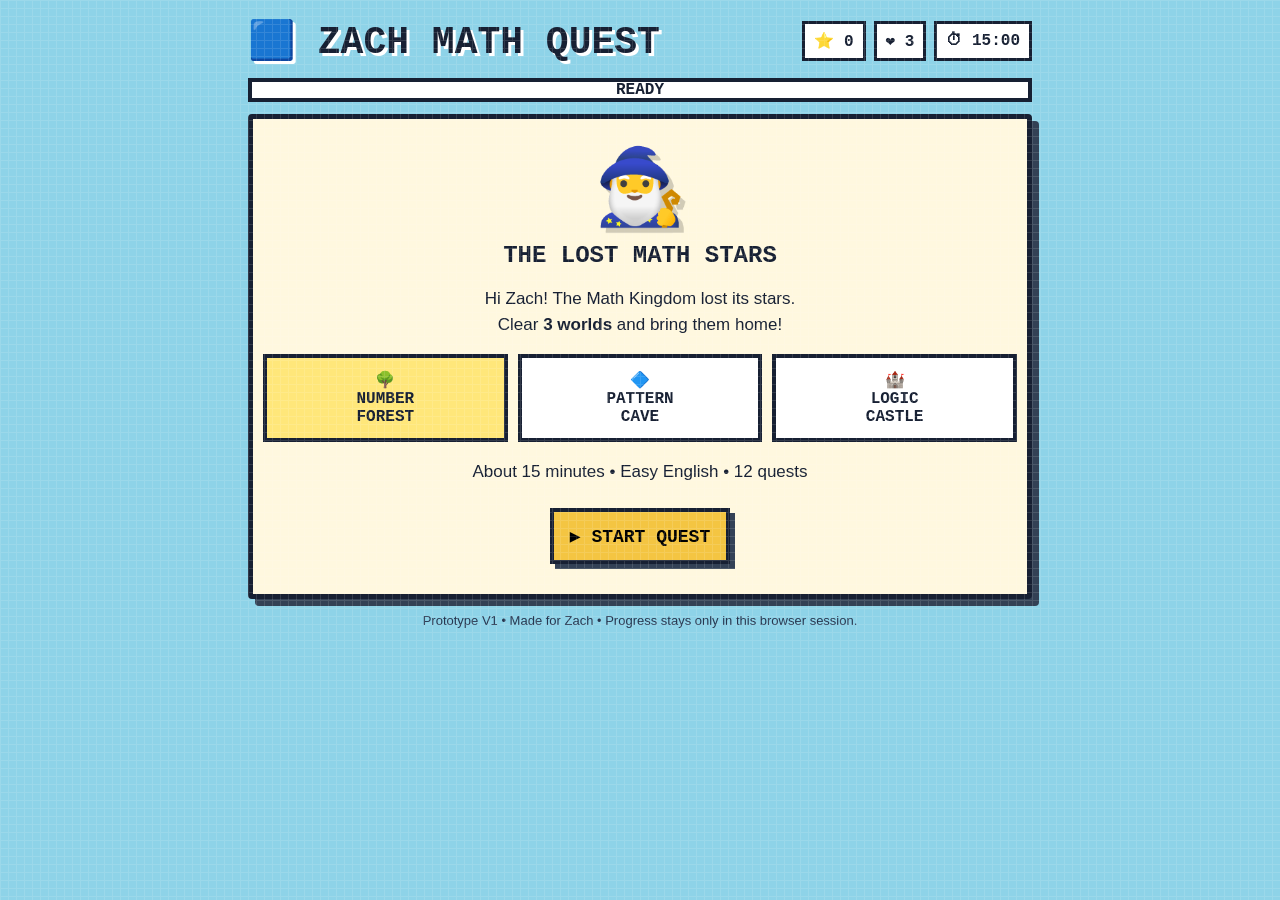
<file: index.html>
<!doctype html>
<html lang="en">
<head>
<meta charset="utf-8">
<meta name="viewport" content="width=device-width,initial-scale=1,maximum-scale=1,user-scalable=no">
<meta name="apple-mobile-web-app-capable" content="yes">
<meta name="theme-color" content="#111827">
<title>Zach Math Quest</title>
<style>
:root{--ink:#172033;--paper:#fff8df;--blue:#63c5da;--green:#79c267;--gold:#f4c542;--red:#ef6a67;--purple:#9b7ede}
*{box-sizing:border-box} body{margin:0;font-family:"Courier New",monospace;background:#8ed3e8;color:var(--ink);overflow-x:hidden}
body:before{content:"";position:fixed;inset:0;pointer-events:none;opacity:.12;background-image:linear-gradient(#fff 1px,transparent 1px),linear-gradient(90deg,#fff 1px,transparent 1px);background-size:8px 8px}
.wrap{max-width:820px;margin:auto;padding:18px}
.pixel{image-rendering:pixelated}.panel{background:var(--paper);border:5px solid var(--ink);box-shadow:7px 7px 0 #334155;border-radius:4px;padding:18px}
header{display:flex;justify-content:space-between;align-items:center;gap:12px;margin-bottom:14px}
.logo{font-size:clamp(22px,5vw,38px);font-weight:900;text-shadow:3px 3px 0 #fff}
.stats{display:flex;gap:8px;flex-wrap:wrap}.chip{background:#fff;border:3px solid var(--ink);padding:7px 9px;font-weight:900}
.progress{height:24px;border:4px solid var(--ink);background:#fff;margin:12px 0;position:relative}.bar{height:100%;width:0;background:var(--green);transition:.3s}.progress span{position:absolute;inset:0;text-align:center;font-weight:900;line-height:16px}
.hero{text-align:center;padding:24px 10px}.sprite{font-size:74px;filter:drop-shadow(5px 5px 0 rgba(0,0,0,.18))}
h1,h2,h3{margin:8px 0 12px}.sub{font-family:Arial,sans-serif;line-height:1.5;font-size:17px}
button{font:900 18px "Courier New",monospace;border:4px solid var(--ink);box-shadow:5px 5px 0 #334155;background:#fff;padding:13px 16px;cursor:pointer;margin:6px}
button:active{transform:translate(4px,4px);box-shadow:1px 1px 0 #334155}.primary{background:var(--gold)}.answer{width:calc(50% - 16px);min-height:66px;background:#fff}.answer.correct{background:#a7e38d}.answer.wrong{background:#ffaaa7}
.worlds{display:grid;grid-template-columns:repeat(3,1fr);gap:10px;margin:16px 0}.world{border:4px solid var(--ink);background:#fff;padding:12px;text-align:center;font-weight:900}.world.active{background:#ffe77a}.world.done{background:#b9e6a8}
.qbox{text-align:center}.question{font-family:Arial,sans-serif;font-weight:800;font-size:clamp(23px,5vw,34px);min-height:80px;display:flex;align-items:center;justify-content:center;padding:10px}
.visual{font-size:clamp(30px,7vw,52px);letter-spacing:6px;min-height:70px;display:flex;align-items:center;justify-content:center;flex-wrap:wrap}
.feedback{min-height:58px;font-family:Arial,sans-serif;font-size:18px;font-weight:700;padding:8px}
.footer{text-align:center;font-family:Arial,sans-serif;font-size:13px;margin:14px;color:#26364f}
.hidden{display:none!important}.stars{font-size:35px;letter-spacing:5px}.big{font-size:46px}
@media(max-width:600px){.wrap{padding:10px}.panel{padding:12px;border-width:4px;box-shadow:5px 5px 0 #334155}.answer{width:100%;margin:5px 0}.worlds{grid-template-columns:1fr 1fr 1fr}.world{font-size:12px;padding:8px 3px}header{align-items:flex-start;flex-direction:column}}
</style>
</head>
<body>
<div class="wrap">
<header>
 <div class="logo">🟦 ZACH MATH QUEST</div>
 <div class="stats"><div class="chip">⭐ <span id="score">0</span></div><div class="chip">❤️ <span id="hearts">3</span></div><div class="chip">⏱ <span id="timer">15:00</span></div></div>
</header>
<div class="progress"><div class="bar" id="bar"></div><span id="progressText">READY</span></div>

<section id="start" class="panel hero">
 <div class="sprite">🧙‍♂️</div>
 <h1>THE LOST MATH STARS</h1>
 <p class="sub">Hi Zach! The Math Kingdom lost its stars.<br>Clear <b>3 worlds</b> and bring them home!</p>
 <div class="worlds">
  <div class="world active">🌳<br>NUMBER<br>FOREST</div>
  <div class="world">🔷<br>PATTERN<br>CAVE</div>
  <div class="world">🏰<br>LOGIC<br>CASTLE</div>
 </div>
 <p class="sub">About 15 minutes • Easy English • 12 quests</p>
 <button class="primary" onclick="startGame()">▶ START QUEST</button>
</section>

<section id="game" class="panel hidden">
 <div class="worlds">
  <div id="w0" class="world active">🌳<br>NUMBER</div>
  <div id="w1" class="world">🔷<br>PATTERN</div>
  <div id="w2" class="world">🏰<br>LOGIC</div>
 </div>
 <div class="qbox">
  <h2 id="level">QUEST 1</h2>
  <div id="visual" class="visual"></div>
  <div id="question" class="question"></div>
  <div id="answers"></div>
  <div id="feedback" class="feedback">Choose your answer!</div>
 </div>
</section>

<section id="end" class="panel hero hidden">
 <div class="sprite">🏆</div>
 <h1>QUEST COMPLETE!</h1>
 <div id="endStars" class="stars"></div>
 <p id="result" class="sub"></p>
 <p class="sub"><b>Math Hero Tip:</b> Mistakes help your brain grow stronger.</p>
 <button class="primary" onclick="location.reload()">↻ PLAY AGAIN</button>
</section>
<div class="footer">Prototype V1 • Made for Zach • Progress stays only in this browser session.</div>
</div>

<script>
const qs=[
{w:0,v:"🍎 🍎 🍎",q:"How many apples?",a:["2","3","4","5"],c:1,h:"Count one by one."},
{w:0,v:"2  4  6  ?",q:"What number comes next?",a:["7","8","9","10"],c:1,h:"Add 2 each time."},
{w:0,v:"🐸🐸🐸🐸🐸",q:"Two frogs jump away. How many are left?",a:["2","3","4","5"],c:1,h:"5 take away 2 = 3."},
{w:0,v:"⭐ ⭐ ⭐ ⭐",q:"You get 2 more stars. How many now?",a:["5","6","7","8"],c:1,h:"4 plus 2 = 6."},
{w:1,v:"🔴 🔵 🔴 🔵 ?",q:"What comes next?",a:["🔴","🔵","🟢","🟡"],c:0,h:"Red, blue, red, blue..."},
{w:1,v:"▲ ● ▲ ● ▲ ?",q:"Choose the next shape.",a:["▲","■","●","◆"],c:2,h:"Triangle and circle take turns."},
{w:1,v:"1  3  5  7  ?",q:"What comes next?",a:["8","9","10","11"],c:1,h:"The numbers go up by 2."},
{w:1,v:"🐱 🐱 🐶 🐱 🐱 🐶 ?",q:"What comes next?",a:["🐶","🐱","🐰","🐼"],c:1,h:"Two cats, one dog. Repeat!"},
{w:2,v:"🐘   🐭",q:"Which animal is heavier?",a:["Mouse","Elephant","Same","I don't know"],c:1,h:"An elephant is much heavier."},
{w:2,v:"☀️ → DAY   🌙 → ?",q:"Choose the best word.",a:["Hot","Night","Blue","Food"],c:1,h:"The moon is seen at night."},
{w:2,v:"🟥 🟦 🟨",q:"Blue is between red and yellow. Which is in the middle?",a:["Red","Blue","Yellow","None"],c:1,h:"Look at the order."},
{w:2,v:"🐰→🥕   🐼→🎋   🐵→?",q:"What food fits best?",a:["🍌","🥕","🎋","🧀"],c:0,h:"Monkeys are often matched with bananas."}
];
let i=0,score=0,hearts=3,time=900,tick=null,locked=false;
function startGame(){document.getElementById("start").classList.add("hidden");document.getElementById("game").classList.remove("hidden");showQ();tick=setInterval(()=>{time--;drawTime();if(time<=0)finish()},1000)}
function drawTime(){let m=Math.floor(time/60),s=time%60;document.getElementById("timer").textContent=m+":"+String(s).padStart(2,"0")}
function showQ(){locked=false;let x=qs[i];document.getElementById("level").textContent="QUEST "+(i+1)+" / "+qs.length;document.getElementById("visual").textContent=x.v;document.getElementById("question").textContent=x.q;document.getElementById("feedback").textContent="Choose your answer!";let box=document.getElementById("answers");box.innerHTML="";x.a.forEach((t,n)=>{let b=document.createElement("button");b.className="answer";b.textContent=t;b.onclick=()=>pick(n,b);box.appendChild(b)});document.getElementById("bar").style.width=(i/qs.length*100)+"%";document.getElementById("progressText").textContent="WORLD "+(x.w+1)+" • "+(i+1)+"/"+qs.length;for(let w=0;w<3;w++){let el=document.getElementById("w"+w);el.className="world"+(w<x.w?" done":w===x.w?" active":"")}}
function pick(n,b){if(locked)return;locked=true;let x=qs[i];if(n===x.c){score++;b.classList.add("correct");document.getElementById("feedback").textContent="✨ Great job! "+x.h}else{hearts=Math.max(0,hearts-1);b.classList.add("wrong");document.getElementById("answers").children[x.c].classList.add("correct");document.getElementById("feedback").textContent="💡 Good try! "+x.h}document.getElementById("score").textContent=score;document.getElementById("hearts").textContent=hearts;setTimeout(()=>{i++;if(i>=qs.length)finish();else showQ()},1500)}
function finish(){if(tick)clearInterval(tick);document.getElementById("game").classList.add("hidden");document.getElementById("start").classList.add("hidden");document.getElementById("end").classList.remove("hidden");document.getElementById("bar").style.width="100%";document.getElementById("progressText").textContent="QUEST COMPLETE";let stars=score>=11?3:score>=8?2:1;document.getElementById("endStars").textContent="⭐".repeat(stars)+"☆".repeat(3-stars);document.getElementById("result").innerHTML="You saved <b>"+score+" / "+qs.length+"</b> Math Stars!<br>"+(score>=10?"Amazing thinking, Zach!":score>=7?"Nice work! Try again for 3 stars!":"Keep exploring. You are getting stronger!")}
drawTime();
</script>
</body>
</html>
</file>
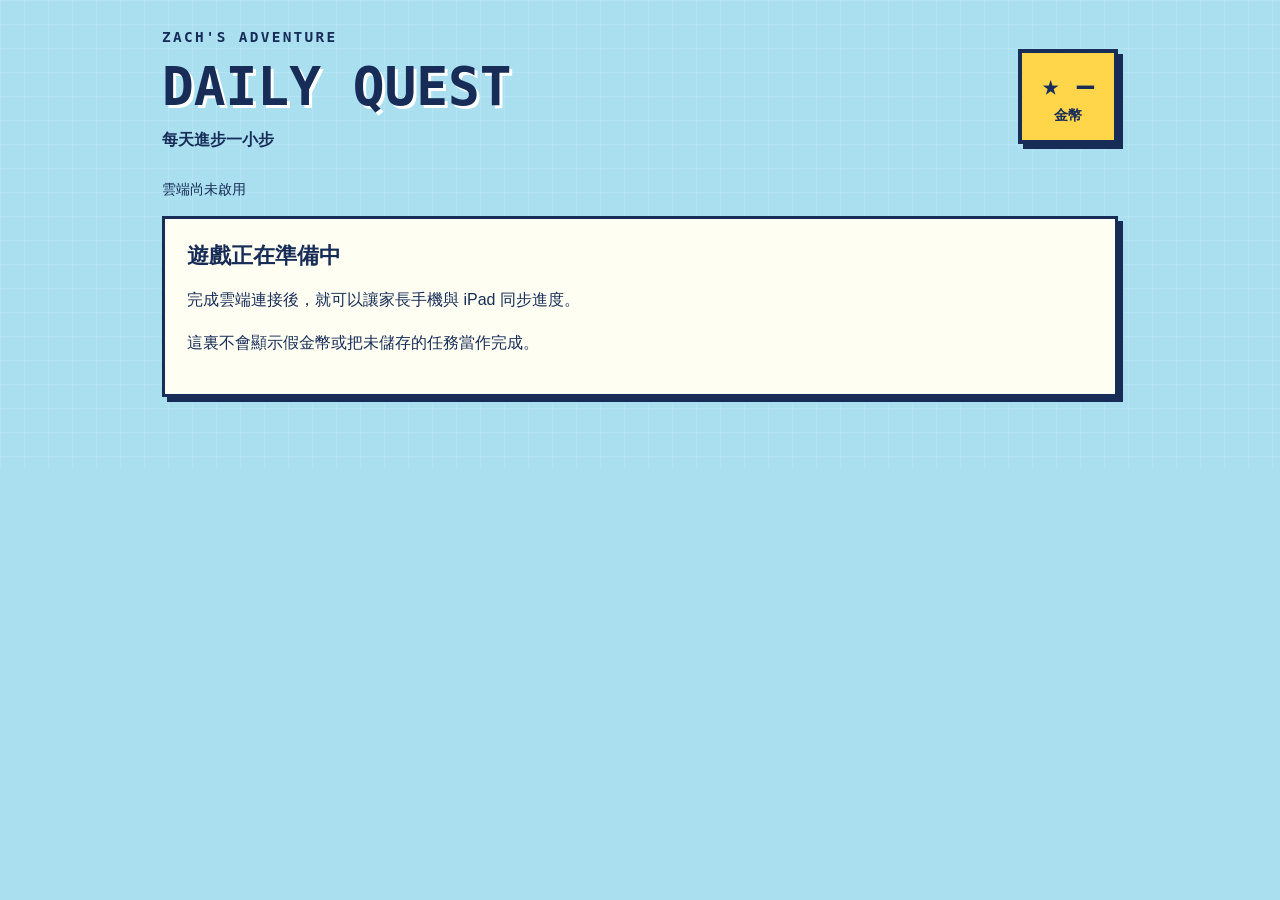
<file: life-quest/index.html>
<!doctype html>
<html lang="zh-Hant">
<head>
<meta charset="utf-8"><meta name="viewport" content="width=device-width,initial-scale=1">
<meta name="theme-color" content="#172d58"><meta name="apple-mobile-web-app-capable" content="yes">
<title>Zach · Daily Quest</title>
<link rel="icon" href="data:image/svg+xml,%3Csvg xmlns='http://www.w3.org/2000/svg' viewBox='0 0 32 32'%3E%3Crect width='32' height='32' fill='%23172d58'/%3E%3Cpath d='M7 7h18v5L14 21h11v5H7v-5l11-9H7z' fill='%23ffd54a'/%3E%3C/svg%3E">
<link rel="stylesheet" href="style.css"><script src="config.js" defer></script><script src="app.js" defer></script>
</head><body>
<main class="shell"><header><div><span class="eyebrow">ZACH'S ADVENTURE</span><h1>DAILY QUEST<span>每天進步一小步</span></h1></div><div class="badge">★ <span id="coins">—</span><small>金幣</small></div></header>
<p id="connection" role="status">正在準備冒險…</p><div id="notice" role="alert" hidden></div>
<section id="auth" class="panel" hidden><h2>歡迎回來！</h2><p>家長用手機登入，Zach 用 iPad 配對。</p><div class="choices"><button data-mode="child" class="gold">我是 Zach</button><button data-mode="parent">家長登入</button></div>
<form id="authForm"><label id="credentialLabel" for="credential">iPad 配對碼</label><input id="credential" required autocomplete="off" maxlength="200"><div id="setupFields" hidden><label for="setupKey">首次啟用碼</label><input id="setupKey" type="password" autocomplete="off"></div><button class="gold" type="submit">進入遊戲</button></form><button id="setupMode" class="text">首次建立家長帳戶</button></section>
<section id="offline" class="panel" hidden><h2>遊戲正在準備中</h2><p>完成雲端連接後，就可以讓家長手機與 iPad 同步進度。</p><p>這裏不會顯示假金幣或把未儲存的任務當作完成。</p></section>
<div id="game" hidden><nav aria-label="遊戲頁面"><button data-tab="tasks" class="active">今日任務</button><button data-tab="shop">獎勵商店</button><button data-tab="history">冒險紀錄</button><button data-tab="parent" id="parentTab" hidden>家長管理</button></nav>
<section id="tasks"><div class="panel journey"><div class="row"><h2>今天的小挑戰</h2><strong id="count"></strong></div><progress id="progress" max="8" value="0"></progress><p id="encourage"></p></div><div class="grid" id="taskGrid"></div></section>
<section id="shop" hidden><div class="panel"><h2>獎勵商店</h2><p>選擇想兌換的獎勵，家長確認後才扣除金幣。</p></div><div class="grid" id="rewardGrid"></div><div id="rewardRequests"></div></section>
<section id="history" hidden><div class="panel"><h2>每一步，都算數</h2><div id="ledger"></div></div></section>
<section id="parent" hidden><div class="panel"><h2>待確認任務</h2><div id="reviews"></div><h2>待確認獎勵</h2><div id="redemptionReviews"></div></div>
<div class="panel"><h2>連接 Zach 的 iPad</h2><p>產生一次性配對碼，在 iPad 選「我是 Zach」輸入。有效時間十分鐘。</p><button id="pairCode">產生配對碼</button><output id="code"></output><button id="revoke" class="text">取消所有 iPad 配對</button></div>
<div class="panel"><h2>我們約定的獎勵</h2><p>請填入已和 Zach 約定的分數。已提交的任務保留提交時的分數；新設定適用於之後的新提交。第一版按每項任務發放金幣。</p><form id="settings"><div id="pointFields"></div><h3>可兌換獎勵</h3><div id="rewardFields"></div><button type="button" id="addReward">＋ 新增獎勵</button><button type="submit" class="gold">儲存規則</button></form></div></section>
<footer><span id="date"></span><button id="refresh" class="text">重新整理</button><button id="logout" class="text">登出</button></footer></div></main>
</body></html>
</file>
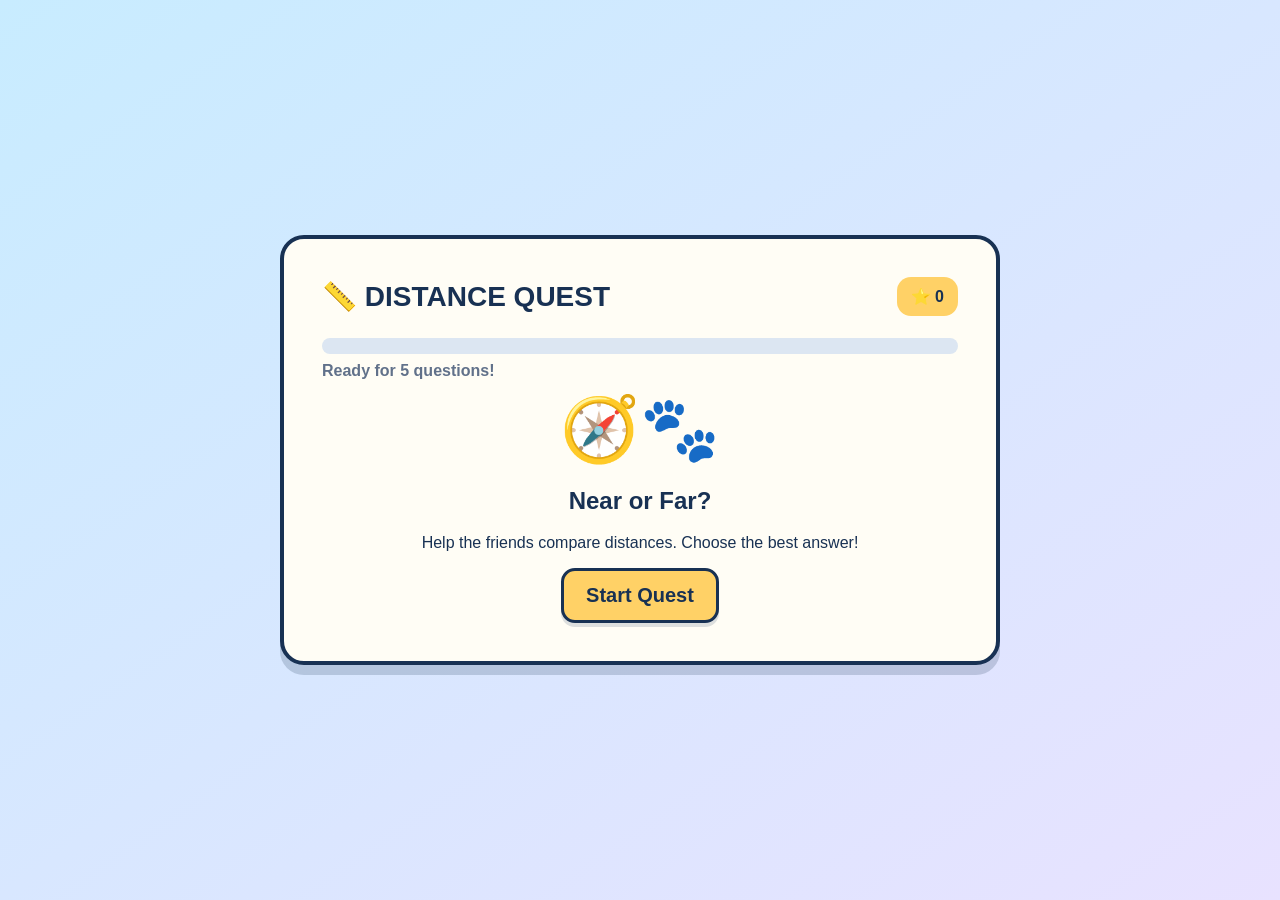
<file: distance.html>
<!doctype html>
<html lang="en">
<head>
<meta charset="utf-8"><meta name="viewport" content="width=device-width,initial-scale=1">
<meta name="theme-color" content="#eff6ff">
<title>Distance Quest | Zach's Learning Adventure</title>
<style>
:root{--navy:#183153;--blue:#4c8bf5;--mint:#c9f2df;--cream:#fffdf5;--gold:#ffd166}
*{box-sizing:border-box}body{margin:0;min-height:100vh;background:linear-gradient(145deg,#c8ecff,#e8e2ff);font-family:Arial,sans-serif;color:var(--navy);display:grid;place-items:center;padding:18px}
main{width:min(720px,100%);background:var(--cream);border:4px solid var(--navy);border-radius:24px;padding:clamp(20px,5vw,38px);box-shadow:0 10px 0 #18315330}
header{display:flex;justify-content:space-between;align-items:center;gap:12px}.brand{font-size:clamp(20px,4vw,28px);font-weight:900}.score{background:var(--gold);padding:10px 14px;border-radius:14px;font-weight:bold}
.track{height:16px;background:#dce6f2;border-radius:20px;margin:22px 0 8px;overflow:hidden}.bar{height:100%;width:0;background:linear-gradient(90deg,#4c8bf5,#68d5b0);transition:width .35s}
.small{color:#61718a;font-weight:bold}.scene{font-size:64px;text-align:center;margin:12px 0}.q{font-size:clamp(21px,4vw,29px);line-height:1.35;font-weight:800;text-align:center;min-height:85px;display:grid;place-items:center}
.answers{display:grid;grid-template-columns:1fr 1fr;gap:12px;margin-top:16px}.answers button,.action{border:3px solid var(--navy);border-radius:14px;background:white;padding:15px;font-size:20px;font-weight:800;color:var(--navy);cursor:pointer;box-shadow:0 4px 0 #18315325}.answers button:hover,.action:hover{background:#edf5ff}.answers button:disabled{cursor:default}.correct{background:#c9f2df!important}.wrong{background:#ffd9d4!important}
#feedback{min-height:42px;text-align:center;font-size:18px;font-weight:bold;padding:12px 0}.center{text-align:center}.action{background:var(--gold);padding:13px 22px}.hide{display:none!important}
@media(max-width:480px){.answers{grid-template-columns:1fr}.scene{font-size:52px}}
</style>
</head>
<body><main>
<header><div class="brand">📏 DISTANCE QUEST</div><div class="score">⭐ <span id="score">0</span></div></header>
<div class="track"><div class="bar" id="bar"></div></div><div class="small" id="count">Ready for 5 questions!</div>
<section id="start" class="center"><div class="scene">🧭🐾</div><h1>Near or Far?</h1><p>Help the friends compare distances. Choose the best answer!</p><button class="action" onclick="start()">Start Quest</button></section>
<section id="quiz" class="hide"><div class="scene" id="scene"></div><div class="q" id="question"></div><div class="answers" id="answers"></div><div id="feedback"></div></section>
<section id="finish" class="center hide"><div class="scene">🏆</div><h1>Quest Complete!</h1><p id="result"></p><button class="action" onclick="location.reload()">Play Again</button></section>
</main>
<script>
const qs=[
{e:"🚪  👧       👦",q:"Amy is 3 steps from the door. Ben is 7 steps from the door. Ben is ____ from the door than Amy.",a:["nearer","farther"],c:1},
{e:"📦  🔴     🔵",q:"A red ball is 2 metres from the box. A blue ball is 5 metres away. The red ball is ____ to the box.",a:["nearer","farther"],c:0},
{e:"👧  🫘       👦  🫘",q:"Lily throws a beanbag 4 metres. Tom throws his 6 metres. Tom throws it a ____ distance.",a:["longer","shorter"],c:0},
{e:"🌳  🐱       🐶",q:"The cat is closer to the tree than the dog. The cat is ____ from the tree.",a:["nearer","farther"],c:0},
{e:"🏁       👦   👧",q:"Sam is 8 steps from the finish line. May is 3 steps away. May is ____ from the finish line than Sam.",a:["nearer","farther"],c:0}
];
let i=0,score=0,lock=false;
function sound(ok){try{let c=new(window.AudioContext||window.webkitAudioContext)(),o=c.createOscillator(),g=c.createGain();o.connect(g);g.connect(c.destination);o.frequency.value=ok?660:220;g.gain.value=.08;o.start();o.stop(c.currentTime+.16)}catch(e){}}
function start(){document.getElementById('start').classList.add('hide');document.getElementById('quiz').classList.remove('hide');show()}
function show(){lock=false;let x=qs[i];document.getElementById('count').textContent='QUESTION '+(i+1)+' OF '+qs.length;document.getElementById('bar').style.width=(i/qs.length*100)+'%';document.getElementById('scene').textContent=x.e;document.getElementById('question').textContent=x.q;document.getElementById('feedback').textContent='';let box=document.getElementById('answers');box.innerHTML='';x.a.forEach((a,n)=>{let b=document.createElement('button');b.textContent=a;b.onclick=()=>answer(n,b);box.appendChild(b)})}
function answer(n,b){if(lock)return;lock=true;let good=n===qs[i].c;sound(good);if(good){score++;b.classList.add('correct');document.getElementById('feedback').textContent='🌟 Great job!'}else{b.classList.add('wrong');document.getElementById('answers').children[qs[i].c].classList.add('correct');document.getElementById('feedback').textContent='💡 Good try! Look at the distance again.'}document.getElementById('score').textContent=score;[...document.querySelectorAll('.answers button')].forEach(x=>x.disabled=true);setTimeout(()=>{i++;if(i===qs.length)finish();else show()},1100)}
function finish(){document.getElementById('quiz').classList.add('hide');document.getElementById('finish').classList.remove('hide');document.getElementById('bar').style.width='100%';document.getElementById('count').textContent='QUEST COMPLETE';document.getElementById('result').textContent='You got '+score+' out of 5 correct! '+(score===5?'Fantastic work!': 'Keep practising — you are getting better!')}
</script></body></html>
</file>
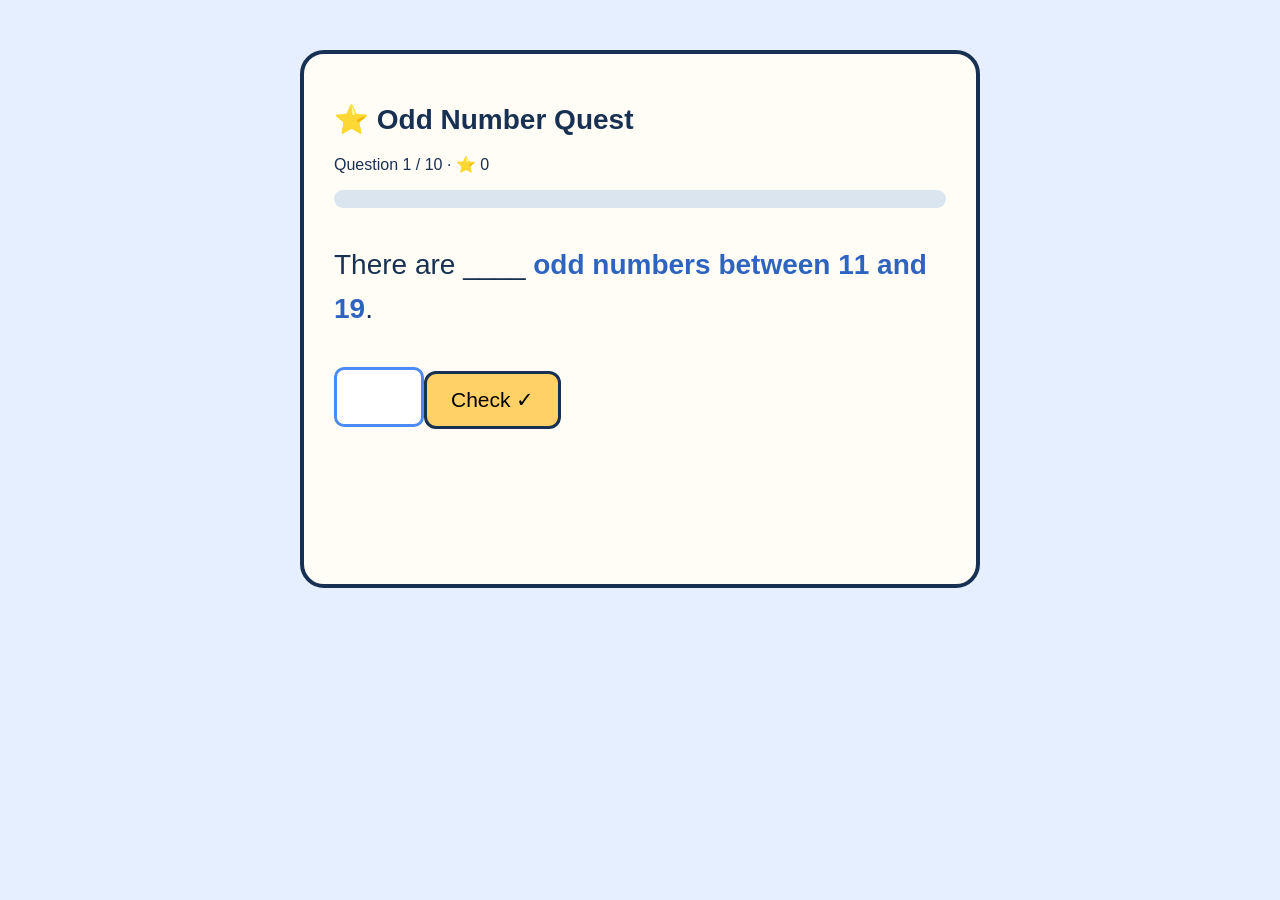
<file: odd-numbers-between-10.html>
<!doctype html><html lang="en"><meta charset="utf-8"><meta name="viewport" content="width=device-width,initial-scale=1"><title>Odd Number Quest</title><style>*{box-sizing:border-box}body{margin:0;background:#e6efff;color:#183153;font-family:Arial,sans-serif;padding:20px}main{max-width:680px;margin:30px auto;background:#fffdf5;padding:30px;border:4px solid #183153;border-radius:24px}h1{font-size:28px}.track{background:#dbe5ef;border-radius:20px;overflow:hidden;height:18px}#bar{height:100%;background:#60caa7;width:0;transition:.3s}.q{font-size:28px;line-height:1.6;margin:35px 0}input{font-size:30px;width:90px;text-align:center;border:3px solid #4c8bf5;border-radius:10px;padding:10px}button{font-size:21px;padding:14px 24px;background:#ffd166;border:3px solid #183153;border-radius:12px;cursor:pointer}#feedback{font-size:20px;min-height:85px;line-height:1.5}.tip{font-size:16px;color:#61718a}b{color:#2e64bf}</style><main><h1>⭐ Odd Number Quest</h1><p id="count">10 questions • Count the odd numbers</p><div class="track"><div id="bar"></div></div><section id="game"><p class="q" id="question"></p><form id="form"><input aria-label="Number of odd numbers" id="answer" type="text" inputmode="numeric" pattern="[0-9]*" autocomplete="off" required><button id="check">Check ✓</button></form><p id="feedback" aria-live="polite"></p></section><section id="end" hidden><h2>🏆 Quest Complete!</h2><p id="result"></p><button onclick="location.reload()">Try again</button></section></main><script>
const qs=[[11,19,[13,15,17]],[3,11,[5,7,9]],[5,15,[7,9,11,13]],[7,17,[9,11,13,15]],[9,15,[11,13]],[1,9,[3,5,7]],[10,18,[11,13,15,17]],[4,12,[5,7,9,11]],[12,20,[13,15,17,19]],[6,10,[7,9]]];let i=0,score=0,locked=false,audio;
function sound(ok){try{audio=audio||new(window.AudioContext||window.webkitAudioContext)();audio.resume();let o=audio.createOscillator(),g=audio.createGain();o.connect(g);g.connect(audio.destination);o.frequency.value=ok?700:230;g.gain.value=.06;o.start();o.stop(audio.currentTime+.15)}catch(e){}}
function show(){locked=false;let x=qs[i];document.getElementById('question').innerHTML='There are ____ <b>odd numbers</b> <b>between '+x[0]+' and '+x[1]+'</b>.';document.getElementById('count').textContent='Question '+(i+1)+' / 10 · ⭐ '+score;document.getElementById('answer').value='';document.getElementById('answer').disabled=false;document.getElementById('check').disabled=false;document.getElementById('feedback').textContent='';document.getElementById('bar').style.width=(i*10)+'%'}
document.getElementById('form').onsubmit=e=>{e.preventDefault();if(locked)return;let v=document.getElementById('answer').value.trim();if(!/^\d+$/.test(v))return;locked=true;let x=qs[i],ok=Number(v)===x[2].length;if(ok)score++;sound(ok);document.getElementById('answer').disabled=true;document.getElementById('check').disabled=true;document.getElementById('feedback').textContent=(ok?'🌟 Correct! ':'💡 The answer is '+x[2].length+'. ')+x[2].join(', ')+'. Do not count the two end numbers.';setTimeout(()=>{i++;if(i<10)show();else{document.getElementById('game').hidden=true;document.getElementById('end').hidden=false;document.getElementById('count').textContent='Complete';document.getElementById('bar').style.width='100%';document.getElementById('result').textContent='You got '+score+' / 10 correct!'}},2600)};show();
</script></html>
</file>
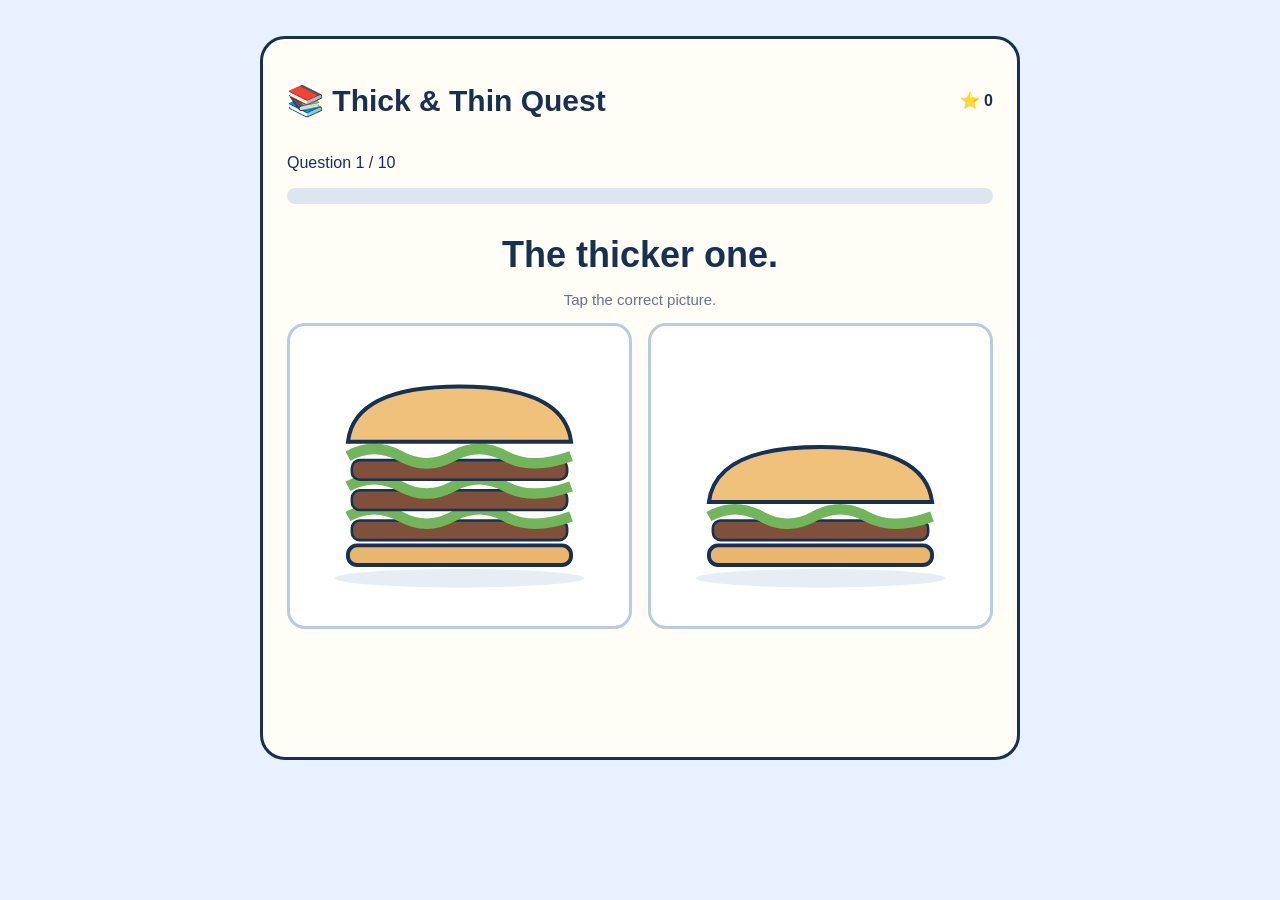
<file: thick-thin-10.html>
<!doctype html><html lang="en"><head><meta charset="utf-8"><meta name="viewport" content="width=device-width,initial-scale=1"><title>Thick & Thin Quest</title><style>
*{box-sizing:border-box}body{margin:0;background:#e8f1ff;color:#183153;font-family:Arial,sans-serif;padding:16px}main{max-width:760px;margin:20px auto;background:#fffdf6;border:3px solid #183153;border-radius:25px;padding:24px}header{display:flex;justify-content:space-between;align-items:center}h1{font-size:clamp(21px,5vw,30px)}.track{height:16px;border-radius:20px;background:#dde6ef;overflow:hidden}#bar{height:100%;background:#60caa7;width:0;transition:.3s}#question{text-align:center;font-size:clamp(26px,6vw,36px);margin:30px 0 12px}.choices{display:grid;grid-template-columns:1fr 1fr;gap:16px}button{cursor:pointer;color:inherit;font:inherit;border:3px solid #b7cbe1;background:white;border-radius:18px;padding:12px}.choice{min-width:0}.choice svg{width:100%;height:auto;display:block}.choice:hover{border-color:#4c8bf5}.choice:disabled{cursor:default}.correct{background:#d2f5dc;border-color:#39a967!important}.wrong{background:#ffe1dd;border-color:#de7161!important}#feedback{text-align:center;min-height:72px;font-size:19px;line-height:1.5;margin:16px 0}.action{background:#ffd166;border-color:#183153;padding:12px 22px}.center{text-align:center}.hint{font-size:15px;color:#65758b}
</style></head><body><main><header><h1>📚 Thick & Thin Quest</h1><b>⭐ <span id="score">0</span></b></header><p id="count">10 picture questions</p><div class="track"><div id="bar"></div></div><section id="game"><h2 id="question"></h2><p class="center hint">Tap the correct picture.</p><div class="choices" id="choices"></div><p id="feedback" aria-live="polite"></p></section><section id="end" class="center" hidden><h2>🏆 Quest Complete!</h2><p id="result"></p><button class="action" onclick="location.reload()">Play again</button></section></main><script>
const qs=[
['burger','thicker',true],['book','thinner',true],['sponge','thicker',false],['sandwich','thinner',false],['cake','thicker',true],['book','thicker',false],['burger','thinner',false],['cake','thinner',true],['sandwich','thicker',true],['sponge','thinner',false]
];
function picture(type,thick){let h=thick?82:30,y=166-h,s='';if(type==='book'){s='<rect x="35" y="'+y+'" width="170" height="'+h+'" rx="7" fill="#f8f3df" stroke="#183153" stroke-width="3"/>';for(let k=y+8;k<163;k+=8)s+='<path d="M48 '+k+'H198" stroke="#c4c4bc" stroke-width="2"/>';s+='<rect x="30" y="'+(y-7)+'" width="180" height="10" rx="4" fill="#5f87dd" stroke="#183153" stroke-width="3"/><rect x="30" y="163" width="180" height="10" rx="4" fill="#5f87dd" stroke="#183153" stroke-width="3"/>'}
else if(type==='sponge'){s='<rect x="35" y="'+y+'" width="170" height="'+h+'" rx="9" fill="#ffdb66" stroke="#183153" stroke-width="3"/>';for(let x=50;x<200;x+=25)s+='<circle cx="'+x+'" cy="'+(y+h/2)+'" r="4" fill="#dbad39"/>';s+='<rect x="35" y="158" width="170" height="12" rx="4" fill="#54aa83" stroke="#183153" stroke-width="3"/>'}
else if(type==='cake'){s='<rect x="35" y="'+y+'" width="170" height="'+h+'" rx="5" fill="#b8784c" stroke="#183153" stroke-width="3"/><rect x="36" y="'+(y+h*.48)+'" width="168" height="9" fill="#ffe3bc"/><rect x="32" y="'+(y-8)+'" width="176" height="15" rx="6" fill="#f4b2c3" stroke="#183153" stroke-width="3"/>'}
else {let layers=thick?3:1;let bottom=170; s='<rect x="35" y="158" width="170" height="15" rx="7" fill="#e8b66c" stroke="#183153" stroke-width="3"/>';for(let k=0;k<layers;k++){let yy=139-k*23;s+='<rect x="38" y="'+yy+'" width="164" height="15" rx="6" fill="#80503a" stroke="#183153" stroke-width="2"/><path d="M35 '+(yy-3)+'Q55 '+(yy-14)+' 75 '+(yy-3)+'T115 '+(yy-3)+'T155 '+(yy-3)+'T205 '+(yy-3)+'" fill="none" stroke="#71b65a" stroke-width="8"/>'}let top=125-(layers-1)*23;s+=type==='burger'?'<path d="M35 '+top+'Q40 '+(top-42)+' 120 '+(top-42)+'Q200 '+(top-42)+' 205 '+top+'Z" fill="#efc17b" stroke="#183153" stroke-width="3"/>':'<rect x="33" y="'+(top-16)+'" width="174" height="20" rx="6" fill="#f7dba9" stroke="#183153" stroke-width="3"/>'}
return '<svg viewBox="0 0 240 210" role="img" aria-label="'+type+'"><ellipse cx="120" cy="183" rx="95" ry="7" fill="#e7edf4"/>'+s+'</svg>'}
let i=0,score=0,locked=false,ctx;
function tone(ok){try{ctx=ctx||new(window.AudioContext||window.webkitAudioContext)();ctx.resume();let o=ctx.createOscillator(),g=ctx.createGain();o.connect(g);g.connect(ctx.destination);o.frequency.value=ok?700:240;g.gain.value=.07;o.start();o.stop(ctx.currentTime+.18)}catch(e){}}
function show(){locked=false;let [type,word,left]=qs[i];document.getElementById('question').textContent='The '+word+' one.';document.getElementById('count').textContent='Question '+(i+1)+' / 10';document.getElementById('bar').style.width=(i*10)+'%';document.getElementById('feedback').textContent='';let box=document.getElementById('choices');box.innerHTML='';[left,!left].forEach((thick,n)=>{let b=document.createElement('button');b.className='choice';b.setAttribute('aria-label',(n===0?'Left':'Right')+' '+type);b.innerHTML=picture(type,thick);b.onclick=()=>pick(b,thick=== (word==='thicker'));box.appendChild(b)})}
function pick(b,ok){if(locked)return;locked=true;tone(ok);if(ok)score++;b.classList.add(ok?'correct':'wrong');let x=qs[i],correct=x[2]===(x[1]==='thicker')?0:1;document.getElementById('choices').children[correct].classList.add('correct');[...document.querySelectorAll('.choice')].forEach(b=>b.disabled=true);document.getElementById('score').textContent=score;document.getElementById('feedback').textContent=ok?'🌟 Well done!':'💡 Look at the green picture. '+(x[1]==='thicker'?'Thicker = 較厚':'Thinner = 較薄');setTimeout(()=>{i++;if(i<10)show();else{document.getElementById('game').hidden=true;document.getElementById('end').hidden=false;document.getElementById('bar').style.width='100%';document.getElementById('result').textContent='You got '+score+' / 10 correct!';document.getElementById('count').textContent='Complete'}},1800)}
show();
</script></body></html>
</file>
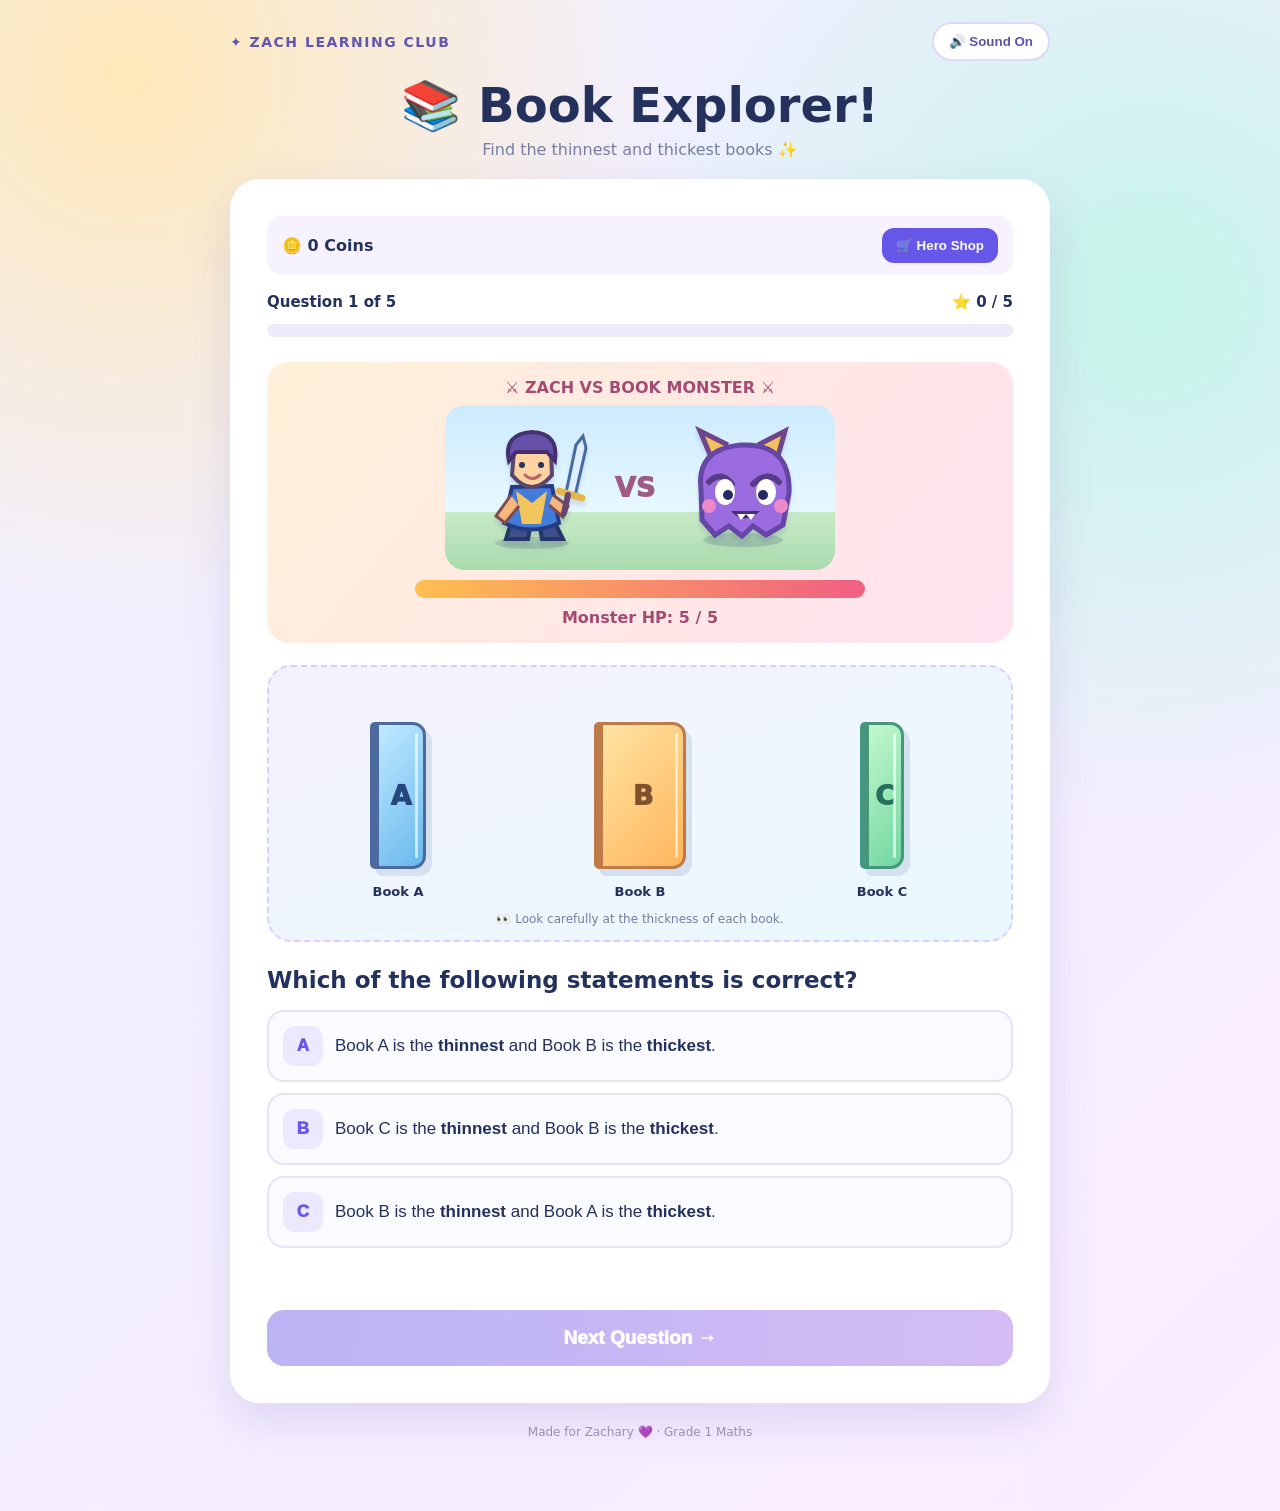
<file: thickness-quiz.html>
<!doctype html>
<html lang="en"><head><meta charset="utf-8"><meta name="viewport" content="width=device-width,initial-scale=1"><meta name="theme-color" content="#6657e8"><title>Zach's Book Explorer</title>
<style>
:root{--ink:#24315d;--violet:#6657e8;--pink:#ff75a4;--mint:#46c6a6;--gold:#ffc75b}*{box-sizing:border-box}body{margin:0;min-height:100vh;font-family:ui-rounded,"Arial Rounded MT Bold",system-ui,sans-serif;color:var(--ink);background:radial-gradient(circle at 10% 5%,#ffe8b8 0,transparent 30%),radial-gradient(circle at 90% 20%,#c4f4e9 0,transparent 32%),linear-gradient(135deg,#eef0ff,#f9edff);padding:22px 15px 50px}.shell{max-width:820px;margin:auto}.top{display:flex;align-items:center;justify-content:space-between;gap:10px}.brand{font-size:14px;font-weight:900;letter-spacing:1.5px;color:#6257ae}.sound{border:2px solid #dcd9fb;background:white;border-radius:50px;padding:10px 15px;font-weight:800;color:#5b52a4;cursor:pointer}h1{font-size:clamp(29px,6vw,48px);line-height:1.1;text-align:center;margin:18px 0 8px}.subtitle{text-align:center;font-size:16px;color:#777da0;margin:0 0 20px}.panel{background:#fff;border:3px solid #fff;border-radius:30px;padding:clamp(18px,4vw,34px);box-shadow:0 18px 45px #6559a829}.row{display:flex;justify-content:space-between;font-weight:900;font-size:15px;gap:12px}.track{background:#ecebfa;height:13px;border-radius:30px;overflow:hidden;margin:13px 0 25px}.fill{height:100%;width:0;background:linear-gradient(90deg,#62d6ae,#6657e8);transition:width .35s}.stage{background:linear-gradient(160deg,#f5f2ff,#e9f9ff);border-radius:24px;padding:22px 12px 14px;border:2px dashed #d6d0ff}.books{display:flex;align-items:flex-end;justify-content:space-around;gap:8px;height:210px}.item{flex:1;min-width:0;text-align:center}.book{height:147px;margin:auto;max-width:95%;display:flex;align-items:center;justify-content:center;border:3px solid #4c69a0;border-left:9px solid #4c69a0;border-radius:5px 13px 13px 5px;background:linear-gradient(130deg,#c0e9ff,#69b8ed);box-shadow:6px 7px 0 #a1b4cf55;position:relative;font-size:27px;font-weight:1000;color:#25477e;transition:width .35s}.book:after{content:"";position:absolute;right:5px;top:8px;bottom:8px;width:3px;border-radius:3px;background:#ffffffa0}.item:nth-child(2) .book{background:linear-gradient(130deg,#ffe4a2,#ffb55d);border-color:#be7b48;color:#81502e}.item:nth-child(3) .book{background:linear-gradient(130deg,#c4f8ce,#70d7a0);border-color:#45967c;color:#276e5c}.label{font-size:13px;font-weight:900;margin:15px 0 0}.hint{text-align:center;color:#7a7b9e;font-size:12px;margin-top:13px}h2{font-size:clamp(18px,4vw,23px);margin:25px 0 17px}.answer{display:flex;align-items:center;gap:12px;width:100%;text-align:left;border:2px solid #e2e5f5;border-radius:17px;background:#fafbff;padding:14px;margin:11px 0;font-size:clamp(14px,2.5vw,17px);line-height:1.5;color:var(--ink);cursor:pointer;transition:transform .15s,border-color .15s}.answer:not(:disabled):active{transform:scale(.985)}.badge{background:#ebe8ff;border-radius:12px;min-width:40px;height:40px;display:grid;place-items:center;font-weight:1000;color:#6657e8}.answer.correct{border-color:#39bf91;background:#e5fff2}.answer.wrong{border-color:#ff8b98;background:#fff0f1}.answer:disabled{cursor:default}.feedback{font-weight:900;min-height:30px;margin:16px 0;color:#298c6b}.next{display:block;width:100%;border:0;border-radius:17px;padding:17px;background:linear-gradient(100deg,#6657e8,#a06ce8);box-shadow:0 7px 0 #5142bb;color:white;font-weight:1000;font-size:19px;cursor:pointer}.next:disabled{opacity:.45;box-shadow:none;cursor:default}.result{text-align:center;padding:45px 15px}.score{font-size:54px;font-weight:1000;color:#6657e8;margin:15px 0}.confetti{font-size:48px}footer{text-align:center;color:#9293b2;font-size:12px;padding:22px}@media(max-width:480px){.books{height:170px}.book{height:113px;font-size:23px}.stage{padding:15px 5px 12px}.label{font-size:12px}.badge{min-width:34px;height:34px}}
.battle{text-align:center;background:linear-gradient(130deg,#fff0d8,#ffe2f0);border-radius:22px;padding:16px;margin-bottom:22px}.monster{font-size:72px;display:inline-block;transition:transform .5s,opacity .5s}.monster.hit{animation:shake .5s}.monster.down{transform:rotate(85deg) scale(.65);opacity:.5}.hp{height:18px;background:#f3c5d0;border-radius:30px;overflow:hidden;margin:10px auto;max-width:450px}.hpfill{height:100%;width:100%;background:linear-gradient(90deg,#ffbf50,#f05f82);transition:width .6s}.battle-label{font-weight:900;color:#a34b73}@keyframes shake{0%,100%{transform:translateX(0)}25%{transform:translateX(-15px) rotate(-12deg)}60%{transform:translateX(13px) rotate(12deg)}}.fighters{display:flex;align-items:center;justify-content:space-evenly;max-width:390px;margin:8px auto 2px}.hero{font-size:65px;display:inline-block;transform-origin:70% 85%}.hero.slash{animation:slash .65s ease-in-out}.versus{font-size:27px;font-weight:1000;color:#a05a86}.strike{position:absolute;font-size:48px;left:50%;top:20%;pointer-events:none;animation:strike .7s forwards}.enemy-wrap{position:relative}@keyframes slash{0%,100%{transform:translateX(0) rotate(0)}35%{transform:translateX(38px) rotate(-28deg)}65%{transform:translateX(62px) rotate(24deg)}}@keyframes strike{0%{opacity:0;transform:scale(.3) rotate(-40deg)}35%{opacity:1;transform:scale(1.3) rotate(0)}100%{opacity:0;transform:scale(1.7) rotate(30deg)}}@media(prefers-reduced-motion:reduce){.hero.slash,.strike{animation:none}}.sprite{display:block;width:110px;height:130px;overflow:visible;filter:drop-shadow(0 5px 2px #4e51832b)}.monster-sprite{width:120px}.fighters{background:linear-gradient(180deg,#cdeaff 0%,#e7f9ff 65%,#c8eac7 65%,#a9dbad 100%);border-radius:20px;min-height:165px;padding:12px 4px;overflow:hidden}.hero,.monster{font-size:initial}.hero.slash{animation:knightStrike .65s ease-in-out}.hero .sword{transform-origin:90px 80px}.hero.slash .sword{animation:swordSwing .65s ease-in-out}@keyframes knightStrike{0%,100%{transform:translateX(0)}40%{transform:translateX(42px)}65%{transform:translateX(58px)}}@keyframes swordSwing{0%,100%{transform:rotate(0)}40%{transform:rotate(-55deg)}65%{transform:rotate(48deg)}}@media(max-width:480px){.sprite{width:78px;height:103px}.monster-sprite{width:86px}.fighters{min-height:130px}}.wallet{display:flex;justify-content:space-between;align-items:center;gap:10px;background:#f6f2ff;border-radius:16px;padding:12px 15px;margin-bottom:18px;font-weight:900}.shopbtn,.shopitem button{border:0;border-radius:12px;background:#6657e8;color:white;padding:10px 14px;font-weight:900;cursor:pointer}.shop{margin:0 0 20px;border:2px solid #dcd6ff;border-radius:20px;padding:16px;background:#fcfbff}.shop[hidden]{display:none}.shopgrid{display:grid;grid-template-columns:repeat(2,minmax(0,1fr));gap:10px}.shopitem{background:#f1f1ff;border-radius:14px;padding:12px;text-align:center;font-weight:800}.shopitem button{display:block;width:100%;margin-top:9px}.shopitem button:disabled{background:#b8b7cb;cursor:default}.shopnote{font-size:12px;color:#777da0;margin-top:10px}.reward{font-size:20px;font-weight:900;color:#6657e8;margin:14px 0}@media(max-width:440px){.shopgrid{grid-template-columns:1fr}}</style></head><body><div class="shell"><div class="top"><div class="brand">✦ ZACH LEARNING CLUB</div><button class="sound" id="sound" aria-label="Toggle sound">🔊 Sound On</button></div><h1>📚 Book Explorer!</h1><p class="subtitle">Find the thinnest and thickest books ✨</p><main class="panel" id="quiz"><div class="wallet"><span id="wallet">🪙 0 Coins</span><button class="shopbtn" id="shopToggle" type="button">🛒 Hero Shop</button></div><section class="shop" id="shop" hidden><h2>🛍️ Hero Shop</h2><div class="shopgrid" id="shopgrid"></div><div class="shopnote">Coins and equipment are saved on this browser only.</div></section><div class="row"><span id="count">Question 1 of 5</span><span id="stars">⭐ 0 / 5</span></div><div class="track"><div class="fill" id="fill"></div></div><div class="battle"><div class="battle-label">⚔️ ZACH VS BOOK MONSTER ⚔️</div><div class="fighters"><span class="hero" id="hero"><svg class="sprite hero-sprite" viewBox="0 0 110 130" aria-label="Knight Zach" role="img"><ellipse cx="55" cy="121" rx="37" ry="6" fill="#344e75" opacity=".2"/><path d="M34 101L29 117H51L54 100M62 100L65 117H86L77 99" fill="#3e508b" stroke="#263767" stroke-width="4"/><path d="M35 65L27 101Q55 114 82 101L75 64Z" fill="#437bd9" stroke="#253b83" stroke-width="4"/><path d="M39 69L55 81L70 69L64 102H45Z" fill="#f2c65d"/><path d="M34 73L19 94L28 101L42 84" fill="#f5b77b" stroke="#7c4b53" stroke-width="3"/><path d="M76 73L91 84L86 95L72 83" fill="#f5b77b" stroke="#7c4b53" stroke-width="3"/><path d="M37 29Q55 4 74 29L75 53Q55 77 35 53Z" fill="#ffd2a1" stroke="#5a456b" stroke-width="4"/><path d="M32 39Q26 12 55 10Q82 11 78 39L70 30L39 30Z" fill="#6550aa" stroke="#45316f" stroke-width="4"/><circle cx="45" cy="43" r="3" fill="#26345d"/><circle cx="64" cy="43" r="3" fill="#26345d"/><path d="M48 53Q55 60 63 53" fill="none" stroke="#b46a65" stroke-width="3" stroke-linecap="round"/><g class="sword"><path d="M89 71L99 23L106 14L109 26L98 74Z" fill="#dceeff" stroke="#456c9d" stroke-width="3"/><path d="M82 69L105 76" stroke="#e5b44c" stroke-width="7" stroke-linecap="round"/><path d="M91 73L87 91" stroke="#66466d" stroke-width="6" stroke-linecap="round"/></g></svg></span><span class="versus">VS</span><span class="enemy-wrap"><span class="monster" id="monster"><svg class="sprite monster-sprite" viewBox="0 0 120 130" aria-label="Purple boss monster" role="img"><ellipse cx="60" cy="120" rx="40" ry="7" fill="#344e75" opacity=".2"/><path d="M28 37L17 11L45 25M75 25L102 11L93 43" fill="#f3c15e" stroke="#6e448d" stroke-width="5"/><path d="M18 69Q13 29 58 25Q108 23 106 73L100 105L83 115L70 106L59 116L46 106L32 115L19 100Z" fill="#9b6ce0" stroke="#6546a4" stroke-width="5"/><path d="M26 62Q38 50 49 64M70 64Q85 50 96 62" fill="none" stroke="#563b87" stroke-width="6" stroke-linecap="round"/><ellipse cx="42" cy="72" rx="10" ry="13" fill="#fff"/><ellipse cx="83" cy="72" rx="10" ry="13" fill="#fff"/><circle cx="45" cy="75" r="5" fill="#272a62"/><circle cx="80" cy="75" r="5" fill="#272a62"/><path d="M48 91Q61 106 77 91Z" fill="#442e75"/><path d="M54 94L58 100L63 94L68 100L72 94" fill="#fff"/><circle cx="26" cy="86" r="7" fill="#ee89c8"/><circle cx="98" cy="86" r="7" fill="#ee89c8"/></svg></span><span id="strike"></span></span></div><div class="hp"><div class="hpfill" id="hpfill"></div></div><div class="battle-label" id="hptext">Monster HP: 5 / 5</div></div><div class="stage"><div class="books" id="books"></div><div class="hint">👀 Look carefully at the thickness of each book.</div></div><h2>Which of the following statements is correct?</h2><div id="answers"></div><div class="feedback" id="feedback" aria-live="polite"></div><button class="next" id="next" disabled>Next Question →</button></main><footer>Made for Zachary 💜 · Grade 1 Maths</footer></div>
<script>
const questions=[{s:[2,5,1],o:[[0,1],[2,1],[1,0]],a:1},{s:[8,3,6],o:[[1,0],[2,1],[0,2]],a:0},{s:[4,7,2],o:[[1,0],[0,2],[2,1]],a:2},{s:[5,2,9],o:[[2,0],[1,2],[0,1]],a:1},{s:[3,1,6],o:[[2,1],[0,2],[1,2]],a:2}];let index=0,score=0,answered=false,soundOn=true,ctx;const get=id=>document.getElementById(id);function beep(correct){if(!soundOn)return;try{ctx=ctx||new(window.AudioContext||window.webkitAudioContext)();if(ctx.state==="suspended")ctx.resume();const notes=correct?[523,659,784]:[330,262];notes.forEach((freq,j)=>{let osc=ctx.createOscillator(),gain=ctx.createGain(),start=ctx.currentTime+j*.115;osc.type=correct?"sine":"triangle";osc.frequency.setValueAtTime(freq,start);gain.gain.setValueAtTime(.0001,start);gain.gain.exponentialRampToValueAtTime(.13,start+.02);gain.gain.exponentialRampToValueAtTime(.0001,start+.20);osc.connect(gain);gain.connect(ctx.destination);osc.start(start);osc.stop(start+.21)})}catch(e){}}get("sound").onclick=()=>{soundOn=!soundOn;get("sound").textContent=soundOn?"🔊 Sound On":"🔇 Sound Off";if(soundOn)beep(true)};function attack(){let hp=5-score;get("hpfill").style.width=(hp*20)+"%";get("hptext").textContent="Monster HP: "+hp+" / 5";let hero=get("hero");hero.classList.remove("slash");void hero.offsetWidth;hero.classList.add("slash");get("strike").innerHTML='<span class="strike">⚔️💥</span>';setTimeout(()=>{const v=get("strike");if(v)v.textContent=""},720);let m=get("monster");m.classList.remove("hit");void m.offsetWidth;m.classList.add("hit");if(hp===0)setTimeout(()=>{m.classList.remove("hit");m.classList.add("down");get("hptext").textContent="🏆 MONSTER DEFEATED!"},550)}
function victory(){if(!soundOn)return;try{ctx=ctx||new(window.AudioContext||window.webkitAudioContext)();if(ctx.state==="suspended")ctx.resume();let t=ctx.currentTime+.1;[523,659,784,1047,784,1047,1175,1319,1047].forEach((f,i)=>{let o=ctx.createOscillator(),g=ctx.createGain(),d=i===8?.65:.17;o.type="triangle";o.frequency.value=f;g.gain.setValueAtTime(.0001,t);g.gain.exponentialRampToValueAtTime(.12,t+.02);g.gain.exponentialRampToValueAtTime(.0001,t+d);o.connect(g);g.connect(ctx.destination);o.start(t);o.stop(t+d+.02);t+=d})}catch(e){}}
const STORE="zach-rpg-save-v1";const catalog=[{id:"blue",name:"💙 Blue Armor",cost:0,type:"color",value:"#437bd9"},{id:"red",name:"❤️ Red Armor",cost:10,type:"color",value:"#e46b6b"},{id:"green",name:"💚 Green Armor",cost:10,type:"color",value:"#43b998"},{id:"gold",name:"💛 Golden Armor",cost:20,type:"color",value:"#efbd49"},{id:"steel",name:"🗡️ Steel Sword",cost:15,type:"weapon"},{id:"crown",name:"👑 Royal Crown",cost:25,type:"hat"}];let save={coins:0,earned:0,owned:["blue"],color:"blue",weapon:false,hat:false};try{const data=JSON.parse(localStorage.getItem(STORE));if(data&&Number.isFinite(data.coins)&&Array.isArray(data.owned))save={...save,...data}}catch(e){}function persist(){try{localStorage.setItem(STORE,JSON.stringify(save))}catch(e){}}function dress(){let svg=document.querySelector("#hero svg");if(!svg)return;let body=svg.querySelector('path[d^="M35 65"]');if(body)body.setAttribute("fill",(catalog.find(x=>x.id===save.color)||catalog[0]).value);let blade=svg.querySelector('.sword path');if(blade)blade.setAttribute("fill",save.weapon?"#a8f3ff":"#dceeff");let old=svg.querySelector(".crown");if(old)old.remove();if(save.hat){let ns="http://www.w3.org/2000/svg",c=document.createElementNS(ns,"path");c.setAttribute("class","crown");c.setAttribute("d","M33 16L29 0L43 8L55 -1L68 8L80 0L76 17Z");c.setAttribute("fill","#ffd34f");c.setAttribute("stroke","#9a6532");c.setAttribute("stroke-width","3");svg.appendChild(c)}}function shopRender(){get("wallet").textContent="🪙 "+save.coins+" Coins";get("shopgrid").innerHTML=catalog.map(item=>{let owned=save.owned.includes(item.id),equipped=item.type==="color"?save.color===item.id:item.type==="weapon"?save.weapon:save.hat;let label=equipped?"Equipped ✓":owned?"Equip":item.cost+" 🪙";return '<div class="shopitem">'+item.name+'<button type="button" data-buy="'+item.id+'" '+(equipped||(!owned&&save.coins<item.cost)?"disabled":"")+'>'+label+'</button></div>'}).join("");document.querySelectorAll("[data-buy]").forEach(b=>b.onclick=()=>{let item=catalog.find(x=>x.id===b.dataset.buy);if(!item)return;let owned=save.owned.includes(item.id);if(!owned){if(save.coins<item.cost)return;save.coins-=item.cost;save.owned.push(item.id)}if(item.type==="color")save.color=item.id;else if(item.type==="weapon")save.weapon=true;else if(item.type==="hat")save.hat=true;persist();dress();shopRender()})}get("shopToggle").onclick=()=>{get("shop").hidden=!get("shop").hidden;get("shopToggle").textContent=get("shop").hidden?"🛒 Hero Shop":"✖ Close Shop"};shopRender();dress();
function render(){answered=false;const q=questions[index];get("count").textContent="Question "+(index+1)+" of 5";get("stars").textContent="⭐ "+score+" / 5";get("fill").style.width=(index/5*100)+"%";get("books").innerHTML=q.s.map((s,j)=>'<div class="item"><div class="book" style="width:'+(32+s*12)+'px">'+String.fromCharCode(65+j)+'</div><div class="label">Book '+String.fromCharCode(65+j)+'</div></div>').join("");get("answers").innerHTML=q.o.map((pair,j)=>'<button class="answer" data-answer="'+j+'"><span class="badge">'+String.fromCharCode(65+j)+'</span><span>Book '+String.fromCharCode(65+pair[0])+' is the <b>thinnest</b> and Book '+String.fromCharCode(65+pair[1])+' is the <b>thickest</b>.</span></button>').join("");document.querySelectorAll(".answer").forEach(b=>b.addEventListener("click",()=>choose(Number(b.dataset.answer))));get("feedback").textContent="";get("next").disabled=true;get("next").textContent=index===4?"See My Results 🏆":"Next Question →"}function choose(choice){if(answered)return;answered=true;const q=questions[index],correct=choice===q.a;if(correct){score++;attack()}beep(correct);document.querySelectorAll(".answer").forEach((b,j)=>{b.disabled=true;if(j===q.a)b.classList.add("correct");else if(j===choice)b.classList.add("wrong")});get("feedback").textContent=correct?"🌟 Amazing, Zach! That's correct!":"💡 Nice try! The green answer is correct.";get("feedback").style.color=correct?"#298c6b":"#d36c72";get("stars").textContent="⭐ "+score+" / 5";get("next").disabled=false;setTimeout(()=>{if(answered&&get("next")&&!get("next").disabled)get("next").click()},correct?1400:1700)}get("next").onclick=()=>{index++;if(index<5){render();window.scrollTo({top:0,behavior:"smooth"})}else{if(score===5){victory();setTimeout(()=>showResult(),1450)}else showResult()}};function showResult(){let prize=score*2+(score===5?5:0);save.coins+=prize;save.earned+=prize;persist();get("quiz").innerHTML='<div class="result"><div class="confetti">🎉🏆🎉</div><h1>Great job, Zach!</h1><p>You finished the challenge!</p><div class="score">'+score+' / 5 ⭐</div><p>'+(score===5?"Perfect score! You are a book expert!":"Every try makes you stronger!")+'</p><div class="reward">🪙 +'+prize+' Coins earned!<br>Total: '+save.coins+' Coins</div><button class="next" onclick="location.reload()">🔄 Play Again</button></div>';if(score!==5)beep(true)}render();
</script></body></html>
</file>
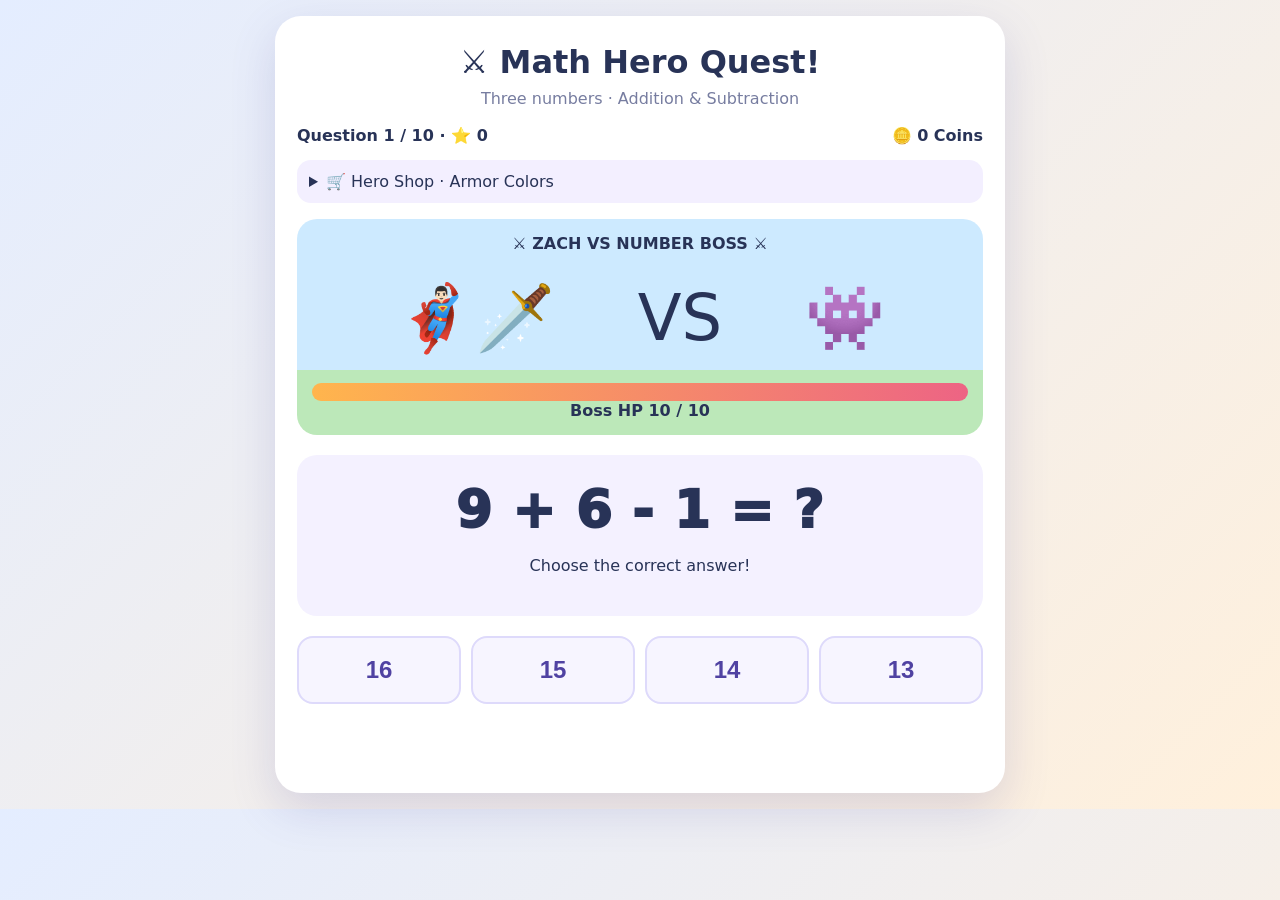
<file: three-number-mixed-maths.html>
<!doctype html><html lang="en"><meta charset="utf-8"><meta name="viewport" content="width=device-width,initial-scale=1"><title>Zach Math RPG · Three Numbers</title><style>
*{box-sizing:border-box}body{margin:0;background:linear-gradient(135deg,#e4edff,#fff0dc);font-family:system-ui,Arial,sans-serif;color:#283357;padding:16px}.app{max-width:730px;margin:auto;background:white;border-radius:26px;padding:22px;box-shadow:0 16px 45px #5555aa30}h1{text-align:center;margin:5px 0 8px}.sub{text-align:center;color:#777da0;margin-bottom:18px}.status{display:flex;justify-content:space-between;font-weight:800;gap:8px}.battle{background:linear-gradient(#cdeaff 0 70%,#bce8b9 70%);border-radius:20px;padding:15px;text-align:center;margin:16px 0}.actors{display:flex;align-items:center;justify-content:space-evenly;font-size:64px;min-height:130px}.hero,.monster{display:inline-block}.hero.attack{animation:attack .65s}.monster.hurt{animation:hurt .55s}.monster.dead{transform:rotate(85deg) scale(.7);opacity:.45;transition:.5s}.hp{height:18px;background:#ffcad4;border-radius:20px;overflow:hidden}.fill{width:100%;height:100%;background:linear-gradient(90deg,#ffb54d,#ed6484);transition:width .5s}.question{text-align:center;background:#f4f1ff;border-radius:20px;padding:25px 8px;margin:20px 0}.equation{font-size:clamp(29px,8vw,52px);font-weight:1000;letter-spacing:1px}.choices{display:grid;grid-template-columns:repeat(4,1fr);gap:10px}.choices button{border:2px solid #dedafb;border-radius:16px;background:#f7f5ff;padding:18px 4px;font-size:24px;font-weight:900;color:#5042a2;cursor:pointer}.choices button.correct{background:#c8f6da;border-color:#41ba80}.choices button.wrong{background:#ffdadb;border-color:#ee8b9b}.feedback{min-height:33px;text-align:center;font-weight:900;margin:17px 0}.shop{background:#f3efff;border-radius:14px;padding:12px;margin:15px 0}.shop button,.again{border:0;border-radius:12px;padding:11px 13px;background:#6557d9;color:white;font-weight:800;margin:5px;cursor:pointer}.shop button:disabled{opacity:.45}.result{text-align:center;padding:35px 10px}.reward{font-size:26px;font-weight:900;color:#6557d9}@keyframes attack{40%{transform:translateX(70px) rotate(-20deg)}65%{transform:translateX(78px) rotate(20deg)}}@keyframes hurt{30%{transform:translateX(13px)}65%{transform:translateX(-13px)}}@media(max-width:440px){.actors{font-size:49px;min-height:110px}.app{padding:16px}.choices button{padding:15px 4px}}
</style><main class="app" id="app"><h1>⚔️ Math Hero Quest!</h1><div class="sub">Three numbers · Addition & Subtraction</div><div class="status"><span id="progress">Question 1 / 10</span><span id="wallet">🪙 0 Coins</span></div><details class="shop"><summary>🛒 Hero Shop · Armor Colors</summary><div id="items"></div><small>Coins are saved on this browser.</small></details><div class="battle"><b>⚔️ ZACH VS NUMBER BOSS ⚔️</b><div class="actors"><span class="hero" id="hero">🦸🏻‍♂️🗡️</span><span>VS</span><span class="monster" id="monster">👾</span></div><div class="hp"><div class="fill" id="hp"></div></div><b id="health">Boss HP 10 / 10</b></div><div class="question"><div class="equation" id="equation"></div><p>Choose the correct answer!</p></div><div class="choices" id="choices"></div><div class="feedback" id="feedback" aria-live="polite"></div></main><script>
const questions=[[9,"+",6,"-",1],[8,"+",5,"-",3],[7,"+",6,"-",4],[9,"-",3,"+",5],[6,"+",8,"-",5],[8,"-",2,"+",7],[5,"+",9,"-",6],[9,"+",4,"-",7],[7,"-",4,"+",8],[6,"+",7,"-",2]];
const $=id=>document.getElementById(id);let index=0,score=0,locked=false,ctx;const key="zach-rpg-save-v1";let save={coins:0,owned:["blue"],color:"blue"};try{const x=JSON.parse(localStorage.getItem(key));if(x&&Number.isFinite(x.coins))save={...save,...x}}catch(e){}const gear=[["blue","💙 Blue",0],["red","❤️ Red",10],["green","💚 Green",10],["gold","💛 Gold",20]];function persist(){try{localStorage.setItem(key,JSON.stringify(save))}catch(e){}}function shop(){$("wallet").textContent="🪙 "+save.coins+" Coins";$("hero").style.filter=save.color==="red"?"hue-rotate(120deg)":save.color==="green"?"hue-rotate(240deg)":save.color==="gold"?"sepia(.8) saturate(2)":"none";$("items").innerHTML=gear.map(([id,name,cost])=>'<button data-id="'+id+'" '+(save.coins<cost&&!save.owned.includes(id)?"disabled":"")+'>'+name+" · "+(save.color===id?"Equipped":save.owned.includes(id)?"Equip":cost+" 🪙")+"</button>").join("");document.querySelectorAll("[data-id]").forEach(b=>b.onclick=()=>{let g=gear.find(x=>x[0]===b.dataset.id);if(!save.owned.includes(g[0])){if(save.coins<g[2])return;save.coins-=g[2];save.owned.push(g[0])}save.color=g[0];persist();shop()})}
function play(notes){try{ctx=ctx||new(window.AudioContext||window.webkitAudioContext)();ctx.resume();let t=ctx.currentTime;notes.forEach((f,j)=>{let o=ctx.createOscillator(),g=ctx.createGain(),d=j===notes.length-1?.45:.15;o.type="triangle";o.frequency.value=f;g.gain.setValueAtTime(.08,t);g.gain.exponentialRampToValueAtTime(.001,t+d);o.connect(g);g.connect(ctx.destination);o.start(t);o.stop(t+d);t+=d})}catch(e){}}
function calc(q){let n=q[0];n=q[1]==="+"?n+q[2]:n-q[2];return q[3]==="+"?n+q[4]:n-q[4]}
function options(correct,i){let a=new Set([correct]);for(let d=1;a.size<4;d++){if(correct+d<=20)a.add(correct+d);if(a.size<4&&correct-d>=0)a.add(correct-d)}return [...a].sort((x,y)=>((x*13+i*7)%17)-((y*13+i*7)%17))}
function render(){locked=false;let q=questions[index],answer=calc(q);$("progress").textContent="Question "+(index+1)+" / 10 · ⭐ "+score;$("equation").textContent=q.join(" ")+" = ?";$("choices").innerHTML=options(answer,index).map(n=>'<button data-n="'+n+'">'+n+"</button>").join("");document.querySelectorAll("[data-n]").forEach(b=>b.onclick=()=>choose(Number(b.dataset.n),answer));$("feedback").textContent=""}
function choose(n,answer){if(locked)return;locked=true;let good=n===answer;if(good){score++;$("hero").classList.add("attack");$("monster").classList.add("hurt");$("hp").style.width=(100-score*10)+"%";$("health").textContent=score===10?"🏆 BOSS DEFEATED!":"Boss HP "+(10-score)+" / 10";if(score===10)$("monster").classList.add("dead")}play(good?[523,659,784]:[330,262]);document.querySelectorAll("[data-n]").forEach(b=>{b.disabled=true;if(Number(b.dataset.n)===answer)b.classList.add("correct");else if(Number(b.dataset.n)===n)b.classList.add("wrong")});$("feedback").textContent=good?"🌟 Correct! Sword attack!":"💡 Correct answer: "+answer;setTimeout(()=>{index++;$("hero").classList.remove("attack");$("monster").classList.remove("hurt");if(index<10)render();else finish()},good?1400:1700)}
function finish(){let prize=score*2+(score===10?10:0);save.coins+=prize;persist();if(score===10)play([523,659,784,1047,784,1047,1319]);$("app").innerHTML='<div class="result"><h1>🏆 Quest Complete!</h1><h2>⭐ '+score+' / 10</h2><p class="reward">🪙 +'+prize+' Coins</p><p>Total: '+save.coins+' Coins</p><button class="again" onclick="location.reload()">🔄 Play Again</button></div>'}shop();render();
</script></html>
</file>
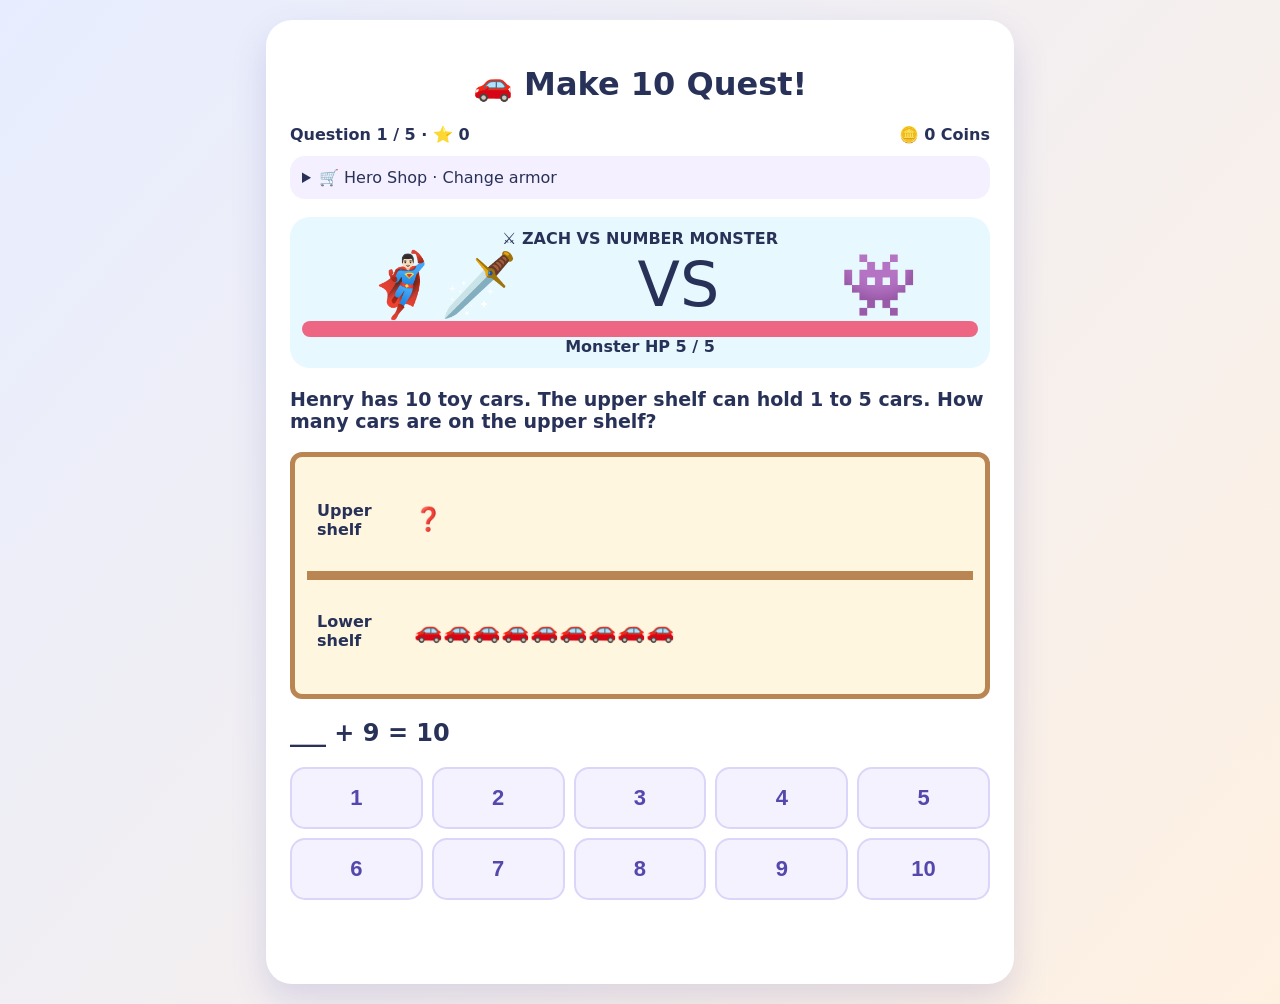
<file: toy-car-shelves.html>
<!doctype html><html lang="en"><meta charset="utf-8"><meta name="viewport" content="width=device-width,initial-scale=1"><title>Zach Make 10 Quest</title><style>body{margin:0;background:linear-gradient(130deg,#e7edff,#fff1e2);font-family:system-ui,Arial;color:#283258;padding:20px}.app{max-width:700px;margin:auto;background:white;border-radius:26px;padding:24px;box-shadow:0 15px 35px #4546a42b}h1{text-align:center}.status{display:flex;justify-content:space-between;font-weight:bold}.battle{text-align:center;background:#e8f8ff;border-radius:20px;padding:12px;margin:18px 0}.actors{font-size:62px;display:flex;justify-content:space-around;align-items:center}.hero{display:inline-block}.hero.attack{animation:slash .6s}.monster{display:inline-block}.monster.hurt{animation:shake .6s}.monster.dead{transform:rotate(90deg);opacity:.4}.hp{background:#f8d0d5;border-radius:15px;height:16px;overflow:hidden}.fill{height:100%;width:100%;background:#ed6784;transition:width .5s}.shelf{background:#fff6df;border:5px solid #b98553;border-radius:12px;padding:12px}.shelfrow{min-height:82px;border-bottom:9px solid #b98553;padding:10px;display:flex;gap:12px;align-items:center}.shelfrow:last-child{border-bottom:0}.shelfrow b{width:85px;flex-shrink:0}.cars{font-size:23px;line-height:1.6}.prompt{font-size:19px;font-weight:700;margin:20px 0}.choices{display:grid;grid-template-columns:repeat(5,1fr);gap:9px}.choices button{border:2px solid #d9d6f9;background:#f5f2ff;border-radius:15px;padding:16px 4px;font-size:22px;font-weight:900;color:#5448ac}.choices button.correct{background:#c8f5d9}.choices button.wrong{background:#ffd8d8}.feedback{min-height:30px;font-weight:800;margin:15px 0}.shop{margin:12px 0;background:#f4f0ff;padding:12px;border-radius:15px}.shop button,.again{border:0;background:#6758dd;color:white;padding:12px;border-radius:12px;margin:4px;font-weight:800}.reward{font-size:22px;color:#5945bb;font-weight:900}.hidden{display:none}.result{text-align:center;padding:30px}@keyframes slash{40%{transform:translateX(65px) rotate(-30deg)}70%{transform:translateX(75px) rotate(25deg)}}@keyframes shake{30%{transform:translateX(14px)}65%{transform:translateX(-14px)}}@media(max-width:420px){.actors{font-size:47px}.cars{font-size:19px}.shelfrow b{width:65px;font-size:12px}.app{padding:16px}} </style><main class="app" id="app"><h1>🚗 Make 10 Quest!</h1><div class="status"><span id="progress">Question 1 / 5</span><span id="wallet">🪙 0 Coins</span></div><details class="shop"><summary>🛒 Hero Shop · Change armor</summary><div id="items"></div><small>Saved on this device only.</small></details><div class="battle"><b>⚔️ ZACH VS NUMBER MONSTER</b><div class="actors"><span class="hero" id="hero">🦸🏻‍♂️🗡️</span><span>VS</span><span class="monster" id="monster">👾</span></div><div class="hp"><div class="fill" id="hp"></div></div><b id="health">Monster HP 5 / 5</b></div><p class="prompt" id="prompt"></p><div class="shelf"><div class="shelfrow"><b>Upper shelf</b><span class="cars" id="upper"></span></div><div class="shelfrow"><b>Lower shelf</b><span class="cars" id="lower"></span></div></div><h2 id="equation"></h2><div class="choices" id="choices"></div><p class="feedback" id="feedback" aria-live="polite"></p></main><script>
const questions=[{upper:1,ask:"upper",name:"Henry"},{upper:3,ask:"lower",name:"Emma"},{upper:4,ask:"upper",name:"Jack"},{upper:2,ask:"lower",name:"Mia"},{upper:5,ask:"upper",name:"Zach"}];const $=id=>document.getElementById(id);let i=0,score=0,locked=false,ctx;const key="zach-rpg-save-v1";let save={coins:0,owned:["blue"],color:"blue"};try{const x=JSON.parse(localStorage.getItem(key));if(x&&Number.isFinite(x.coins))save={...save,...x}}catch(e){}const gear=[["blue","💙 Blue",0],["red","❤️ Red",10],["green","💚 Green",10],["gold","💛 Gold",20]];function persist(){try{localStorage.setItem(key,JSON.stringify(save))}catch(e){}}function shop(){ $("wallet").textContent="🪙 "+save.coins+" Coins";$("hero").style.filter=save.color==="red"?"hue-rotate(120deg)":save.color==="green"?"hue-rotate(240deg)":save.color==="gold"?"sepia(.8) saturate(2)":"none";$("items").innerHTML=gear.map(([id,name,cost])=>'<button data-id="'+id+'" '+(save.coins<cost&&!save.owned.includes(id)?"disabled":"")+'>'+name+" · "+(save.color===id?"Equipped":save.owned.includes(id)?"Equip":cost+" 🪙")+"</button>").join("");document.querySelectorAll("[data-id]").forEach(b=>b.onclick=()=>{let g=gear.find(x=>x[0]===b.dataset.id);if(!save.owned.includes(g[0])){if(save.coins<g[2])return;save.coins-=g[2];save.owned.push(g[0])}save.color=g[0];persist();shop()})}function sound(win){try{ctx=ctx||new(window.AudioContext||window.webkitAudioContext)();ctx.resume();let notes=win?[523,659,784]:[330,262],t=ctx.currentTime;notes.forEach(f=>{let o=ctx.createOscillator(),g=ctx.createGain();o.frequency.value=f;g.gain.setValueAtTime(.08,t);g.gain.exponentialRampToValueAtTime(.001,t+.18);o.connect(g);g.connect(ctx.destination);o.start(t);o.stop(t+.19);t+=.14})}catch(e){}}function victory(){try{ctx=ctx||new(window.AudioContext||window.webkitAudioContext)();ctx.resume();let t=ctx.currentTime;[523,659,784,1047,784,1047,1319].forEach((f,j)=>{let o=ctx.createOscillator(),g=ctx.createGain(),d=j===6?.65:.2;o.type="triangle";o.frequency.value=f;g.gain.setValueAtTime(.1,t);g.gain.exponentialRampToValueAtTime(.001,t+d);o.connect(g);g.connect(ctx.destination);o.start(t);o.stop(t+d);t+=d})}catch(e){}}function render(){locked=false;let q=questions[i],lower=10-q.upper,answer=q.ask==="upper"?q.upper:lower;$("progress").textContent="Question "+(i+1)+" / 5 · ⭐ "+score;$("prompt").textContent=q.name+" has 10 toy cars. The upper shelf can hold 1 to 5 cars. How many cars are on the "+q.ask+" shelf?";$("upper").textContent=q.ask==="upper"?"❓":"🚙".repeat(q.upper);$("lower").textContent=q.ask==="lower"?"❓":"🚗".repeat(lower);$("equation").textContent=(q.ask==="upper"?"___":q.upper)+" + "+(q.ask==="lower"?"___":lower)+" = 10";$("choices").innerHTML=Array.from({length:10},(_,n)=>'<button data-n="'+(n+1)+'">'+(n+1)+'</button>').join("");document.querySelectorAll("[data-n]").forEach(b=>b.onclick=()=>choose(Number(b.dataset.n),answer));$("feedback").textContent=""}function choose(n,answer){if(locked)return;locked=true;let good=n===answer;if(good){score++;$("hero").classList.add("attack");$("monster").classList.add("hurt");$("hp").style.width=(100-score*20)+"%";$("health").textContent=score===5?"🏆 MONSTER DEFEATED!":"Monster HP "+(5-score)+" / 5";if(score===5)$("monster").classList.add("dead")}sound(good);document.querySelectorAll("[data-n]").forEach(b=>{b.disabled=true;if(Number(b.dataset.n)===answer)b.classList.add("correct");else if(Number(b.dataset.n)===n)b.classList.add("wrong")});$("feedback").textContent=good?"🌟 Great! Sword attack!":"💡 "+answer+" is correct. Try the next one!";setTimeout(()=>{i++;$("hero").classList.remove("attack");$("monster").classList.remove("hurt");if(i<5)render();else finish()},good?1450:1750)}function finish(){let earned=score*2+(score===5?5:0);save.coins+=earned;persist();if(score===5)victory();$("app").innerHTML='<div class="result"><h1>🏆 Quest Complete!</h1><h2>⭐ '+score+' / 5</h2><p class="reward">🪙 +'+earned+' Coins</p><p>Total: '+save.coins+' Coins</p><button class="again" onclick="location.reload()">🔄 Play Again</button></div>'}shop();render();
</script></html>
</file>
<file: life-quest/style.css>
:root{font-family:-apple-system,BlinkMacSystemFont,"PingFang TC","Microsoft JhengHei",sans-serif;color:#172d58;background:#a9dfef;font-size:16px}*{box-sizing:border-box}body{margin:0;background-image:linear-gradient(#ffffff22 1px,transparent 1px),linear-gradient(90deg,#ffffff22 1px,transparent 1px);background-size:24px 24px}.shell{max-width:1000px;margin:auto;padding:28px 22px 50px}header{display:flex;align-items:center;justify-content:space-between;gap:16px;margin-bottom:12px}.eyebrow{font:700 .9rem monospace;letter-spacing:.16em}h1{font:900 clamp(1.8rem,5vw,3.3rem)/1.1 monospace;margin:12px 0;text-shadow:3px 3px #fff}h1 span{display:block;font:600 1rem/1.7 sans-serif;text-shadow:none;margin-top:10px}h2{font-size:1.35rem;margin:0 0 12px}h3{font-size:1.1rem}.badge{background:#ffd54a;border:4px solid #172d58;box-shadow:5px 5px #172d58;padding:15px;min-width:100px;text-align:center;font:900 1.8rem monospace}.badge small{display:block;font:600 .9rem sans-serif;margin-top:4px}.panel,.card{background:#fffef2;border:3px solid #172d58;box-shadow:5px 5px #172d58;padding:22px;margin-bottom:22px}.panel p,.card p{line-height:1.7}button{font:700 1rem inherit;font-family:inherit;font-size:1rem;font-weight:700;min-height:46px;padding:10px 15px;background:white;color:#172d58;border:2px solid #172d58;box-shadow:3px 3px #172d58;cursor:pointer;border-radius:0}button:active{transform:translate(2px,2px);box-shadow:1px 1px}button:disabled{opacity:.55;cursor:default}button:focus-visible,input:focus-visible{outline:3px solid #1267c0;outline-offset:4px}.gold,nav .active{background:#ffd54a}.text{background:none;border:0;box-shadow:none;text-decoration:underline;font-size:.9rem}nav{display:flex;gap:12px;flex-wrap:wrap;margin:24px 0}nav button{flex:1;white-space:nowrap}.grid{display:grid;grid-template-columns:repeat(2,minmax(0,1fr));gap:22px}.card{margin:0;display:flex;flex-direction:column;gap:8px}.card h3{margin:0;font-size:1.2rem}.card p{margin:0;flex:1}.card .english{font:700 1rem monospace;letter-spacing:.04em}.card .number{font:900 1.5rem monospace;background:#172d58;color:white;padding:6px 10px;align-self:flex-start}.card.approved{background:#d8f4ca}.card.pending{background:#fff1b1}.status{font-weight:700;line-height:1.6}.row{display:flex;align-items:center;justify-content:space-between;gap:14px;flex-wrap:wrap}.row h2{margin:0}progress{width:100%;height:24px;margin-top:20px;accent-color:#388744}.journey p{margin-bottom:0}label{display:block;line-height:1.6;font-weight:600;margin:14px 0 6px}input{font:inherit;border:2px solid #172d58;border-radius:0;padding:12px;min-height:46px;width:100%;background:white;color:#172d58}form button{margin:16px 12px 8px 0}.choices{display:flex;gap:14px;margin-bottom:22px}#auth{max-width:600px;margin:30px auto}#notice{background:#fff1b1;border:2px solid #172d58;padding:14px;margin:15px 0;line-height:1.6}#connection{font-size:.9rem;min-height:1.5em}#parent .panel{margin-top:20px}.settingRow{display:grid;grid-template-columns:1fr 100px;gap:12px;align-items:center}.rewardRow{border-top:1px solid #c4cddb;padding:12px 0}.review,.entry{padding:16px 0;border-bottom:1px solid #c4cddb;line-height:1.7}.review button{margin:12px 12px 0 0}#code{display:block;font:900 1.7rem monospace;overflow-wrap:anywhere;padding:16px 0}footer{display:flex;gap:10px;align-items:center;flex-wrap:wrap;margin-top:30px;font-size:.9rem}footer span{margin-right:auto}[hidden]{display:none!important}@media(max-width:600px){.shell{padding:20px 14px 40px}.grid{grid-template-columns:1fr}.panel,.card{padding:18px}header{align-items:flex-start}.badge{min-width:80px;padding:10px;font-size:1.4rem}nav{gap:10px}nav button{flex-basis:40%}.settingRow{grid-template-columns:1fr 85px}}@media(prefers-reduced-motion:reduce){*{scroll-behavior:auto!important}}
</file>
